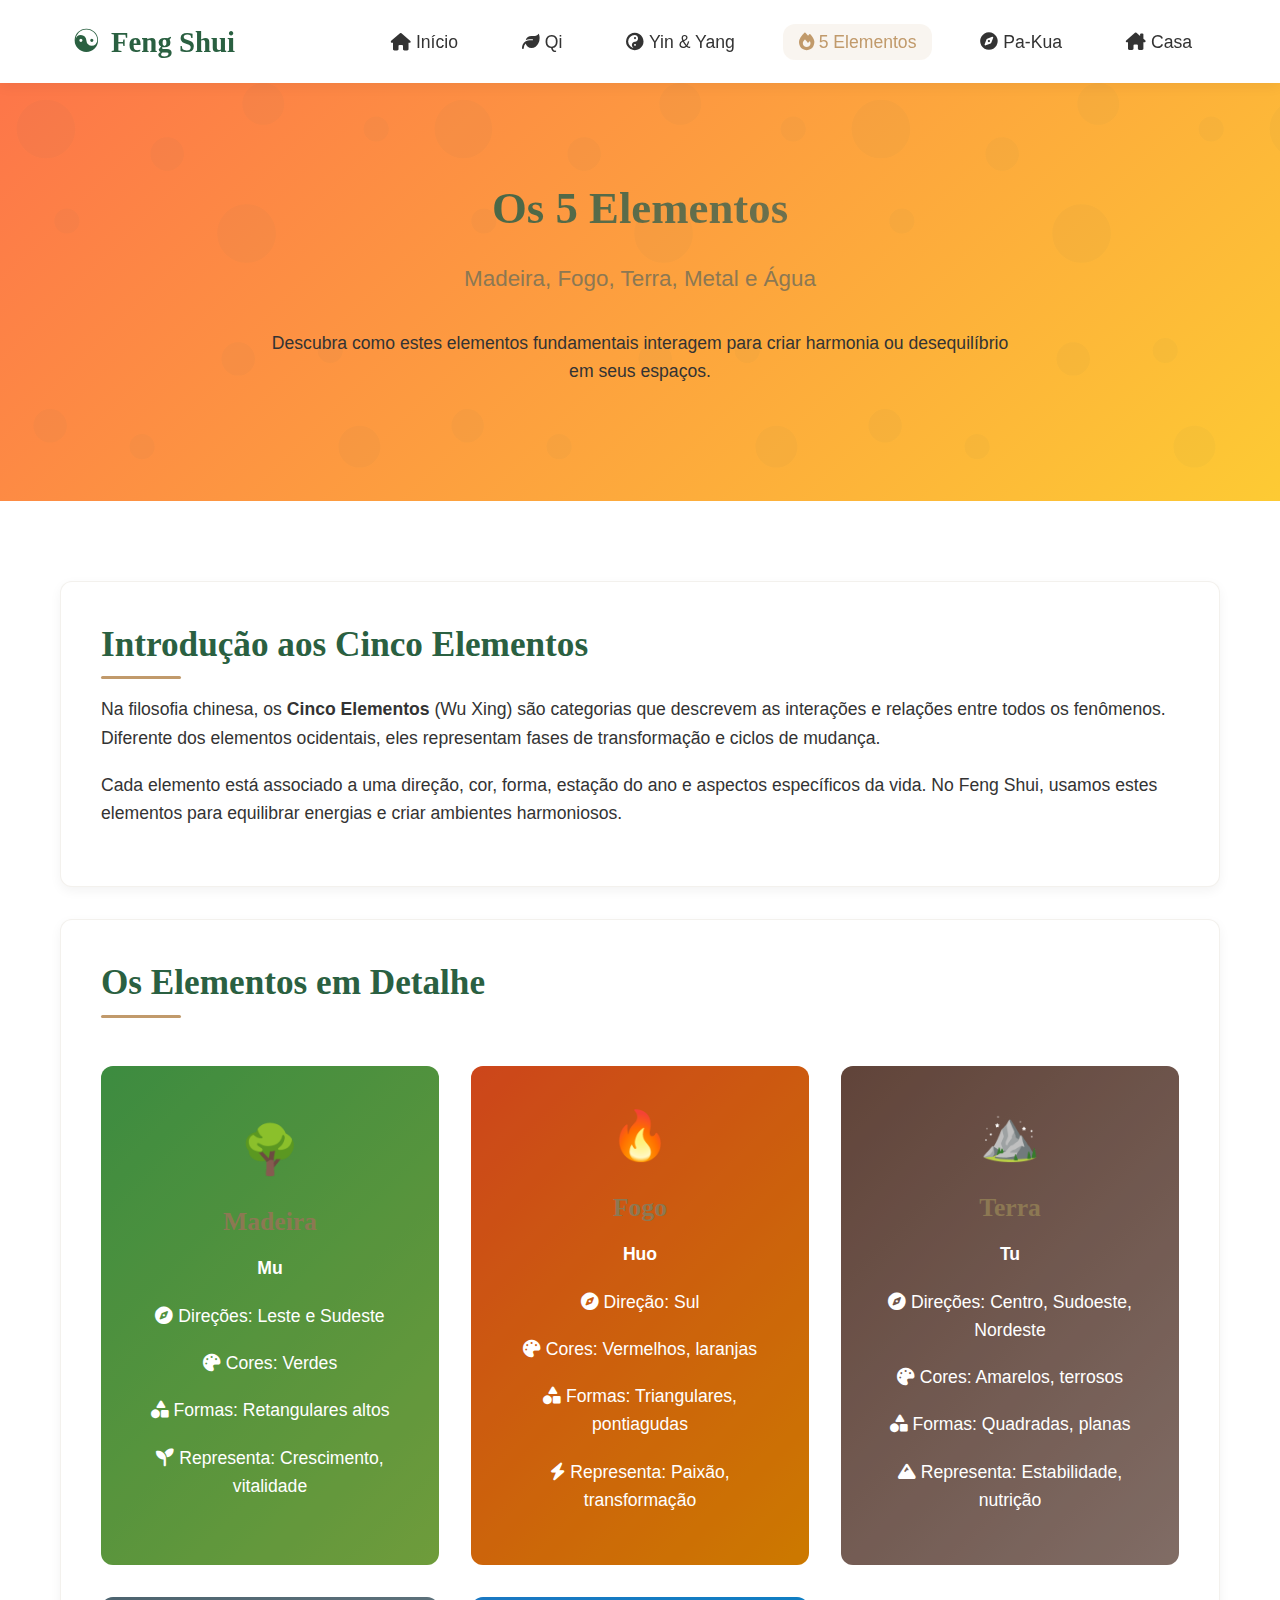
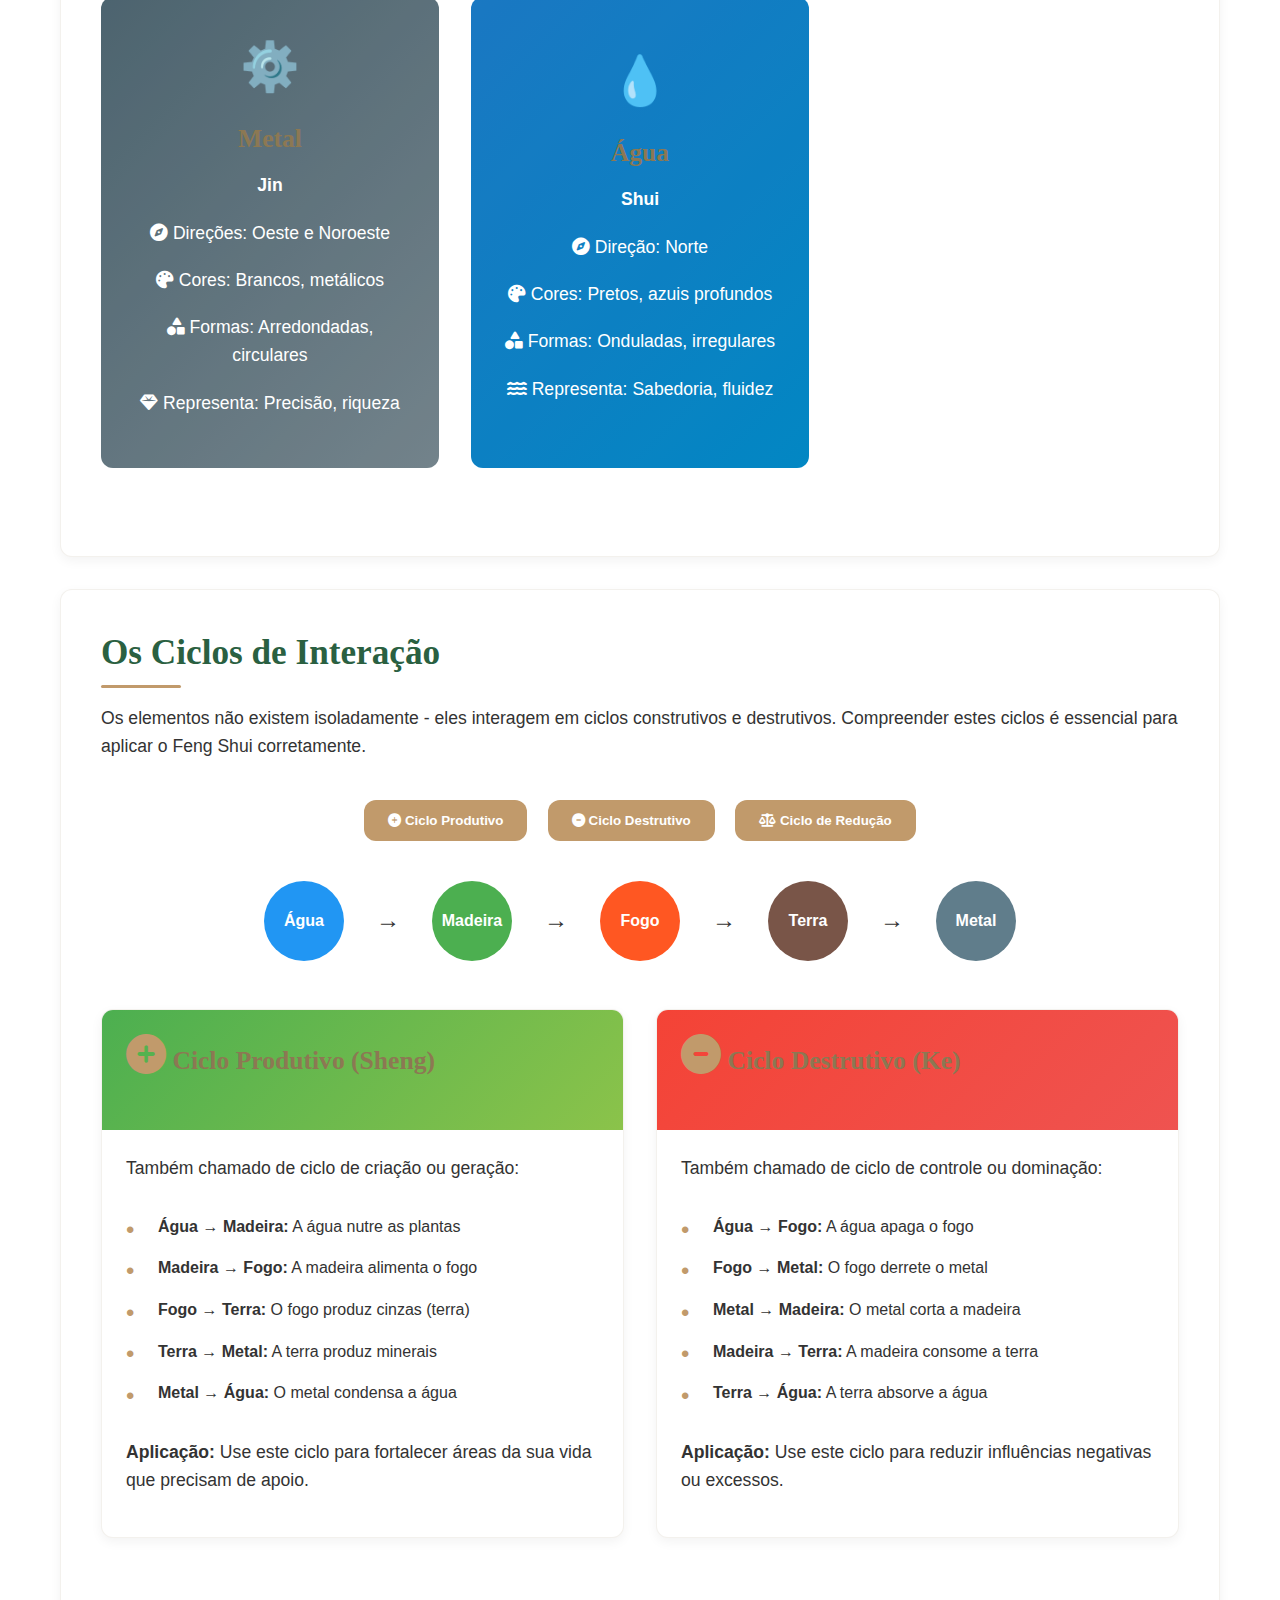
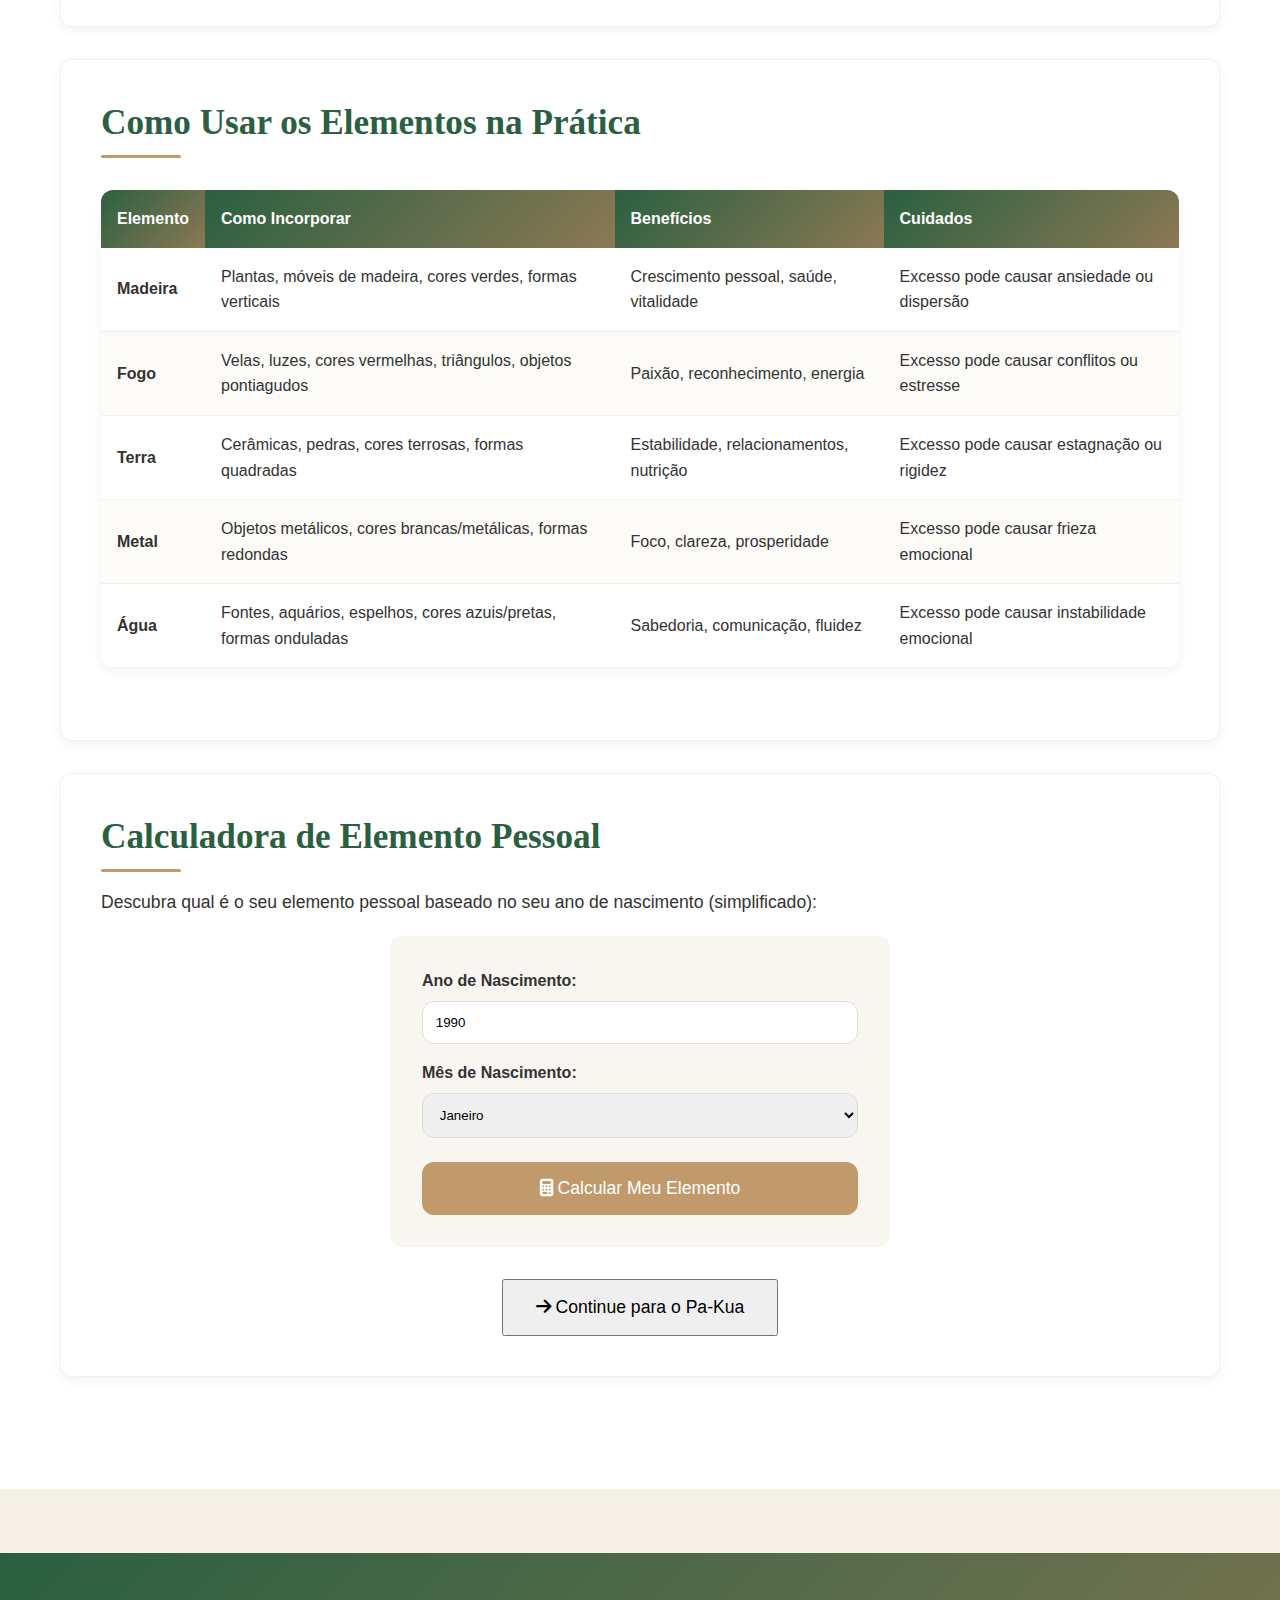
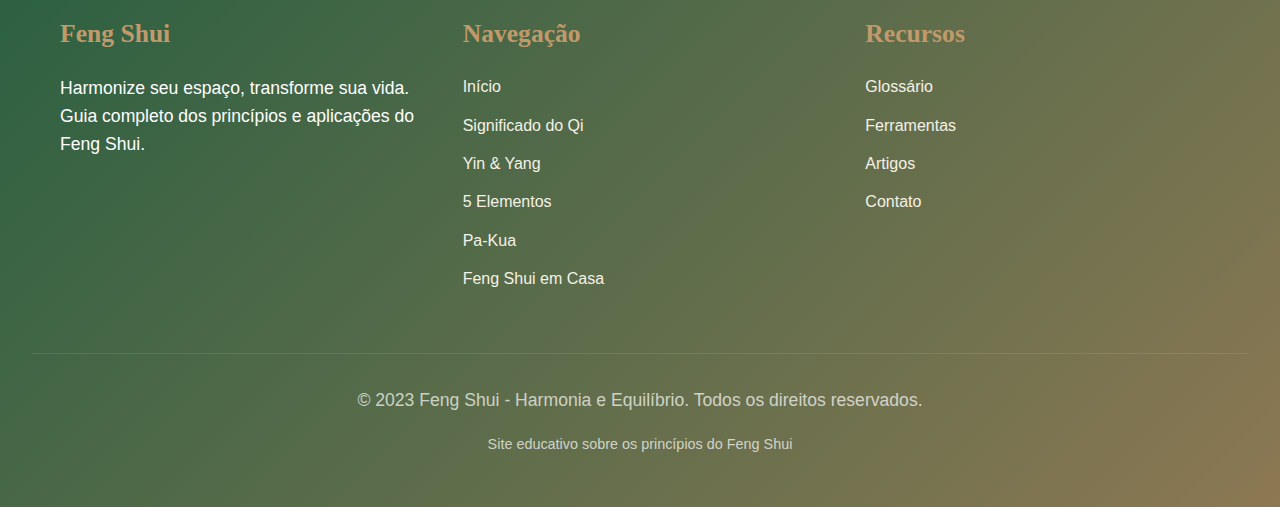
<file: elementos.html>
<!DOCTYPE html>
<html lang="pt-BR">
<head>
    <meta charset="UTF-8">
    <meta name="viewport" content="width=device-width, initial-scale=1.0">
    <title>Os 5 Elementos - Feng Shui</title>
    <link rel="stylesheet" href="style.css">
    <link rel="stylesheet" href="https://cdnjs.cloudflare.com/ajax/libs/font-awesome/6.4.0/css/all.min.css">
    <style>
        .element-cycle {
            transition: all 0.5s ease;
            transform: scale(1);
        }
        
        .element-cycle.active {
            transform: scale(1.1);
            box-shadow: 0 0 20px currentColor;
        }
        
        .cycle-btn {
            background: var(--cor-destaque);
            color: white;
            border: none;
            padding: 0.8rem 1.5rem;
            border-radius: var(--raio-borda);
            cursor: pointer;
            margin: 0.5rem;
            font-weight: bold;
            transition: var(--transicao);
        }
        
        .cycle-btn:hover {
            background: var(--cor-primaria);
            transform: translateY(-3px);
        }
        
        .element-grid {
            display: grid;
            grid-template-columns: repeat(auto-fit, minmax(250px, 1fr));
            gap: 2rem;
            margin: 3rem 0;
        }
        
        .element-card {
            border-radius: var(--raio-borda);
            padding: 2rem;
            text-align: center;
            color: white;
            position: relative;
            overflow: hidden;
            min-height: 300px;
            display: flex;
            flex-direction: column;
            justify-content: center;
            align-items: center;
        }
        
        .element-card::before {
            content: '';
            position: absolute;
            top: 0;
            left: 0;
            right: 0;
            bottom: 0;
            background: rgba(0, 0, 0, 0.2);
            z-index: 1;
        }
        
        .element-card > * {
            position: relative;
            z-index: 2;
        }
        
        .element-icon {
            font-size: 3rem;
            margin-bottom: 1rem;
        }
    </style>
</head>
<body>
    <header class="site-header">
        <div class="container header-content">
            <a href="index.html" class="logo">
                <div class="logo-icon">☯</div>
                <div class="logo-text">Feng Shui</div>
            </a>
            
            <button class="mobile-menu-btn" id="mobileMenuBtn">
                <i class="fas fa-bars"></i>
            </button>
            
            <nav>
                <ul class="nav-menu" id="navMenu">
                    <li><a href="index.html" class="nav-link"><i class="fas fa-home"></i> Início</a></li>
                    <li><a href="significado.html" class="nav-link"><i class="fas fa-leaf"></i> Qi</a></li>
                    <li><a href="principios.html" class="nav-link"><i class="fas fa-yin-yang"></i> Yin & Yang</a></li>
                    <li><a href="elementos.html" class="nav-link active"><i class="fas fa-fire"></i> 5 Elementos</a></li>
                    <li><a href="pakua.html" class="nav-link"><i class="fas fa-compass"></i> Pa-Kua</a></li>
                    <li><a href="casa.html" class="nav-link"><i class="fas fa-house-chimney"></i> Casa</a></li>
                </ul>
            </nav>
        </div>
    </header>

    <section class="hero" style="background: linear-gradient(135deg, rgba(255, 87, 34, 0.8) 0%, rgba(255, 193, 7, 0.8) 100%), url('https://images.unsplash.com/photo-1534088568595-a066f410bcda?ixlib=rb-4.0.3&auto=format&fit=crop&w=1350&q=80') center/cover;">
        <div class="container hero-content">
            <h1 class="fade-in">Os 5 Elementos</h1>
            <p class="hero-subtitle fade-in">Madeira, Fogo, Terra, Metal e Água</p>
            <p class="fade-in">Descubra como estes elementos fundamentais interagem para criar harmonia ou desequilíbrio em seus espaços.</p>
        </div>
    </section>

    <section class="content-section">
        <div class="container">
            <div class="content-block fade-in">
                <h2>Introdução aos Cinco Elementos</h2>
                <p>Na filosofia chinesa, os <strong>Cinco Elementos</strong> (Wu Xing) são categorias que descrevem as interações e relações entre todos os fenômenos. Diferente dos elementos ocidentais, eles representam fases de transformação e ciclos de mudança.</p>
                
                <p>Cada elemento está associado a uma direção, cor, forma, estação do ano e aspectos específicos da vida. No Feng Shui, usamos estes elementos para equilibrar energias e criar ambientes harmoniosos.</p>
            </div>

            <div class="content-block fade-in">
                <h2>Os Elementos em Detalhe</h2>
                
                <div class="element-grid">
                    <!-- Madeira -->
                    <div class="element-card" style="background: linear-gradient(135deg, #4CAF50, #8BC34A);">
                        <div class="element-icon">🌳</div>
                        <h3>Madeira</h3>
                        <p><strong>Mu</strong></p>
                        <p><i class="fas fa-compass"></i> Direções: Leste e Sudeste</p>
                        <p><i class="fas fa-palette"></i> Cores: Verdes</p>
                        <p><i class="fas fa-shapes"></i> Formas: Retangulares altos</p>
                        <p><i class="fas fa-seedling"></i> Representa: Crescimento, vitalidade</p>
                    </div>
                    
                    <!-- Fogo -->
                    <div class="element-card" style="background: linear-gradient(135deg, #FF5722, #FF9800);">
                        <div class="element-icon">🔥</div>
                        <h3>Fogo</h3>
                        <p><strong>Huo</strong></p>
                        <p><i class="fas fa-compass"></i> Direção: Sul</p>
                        <p><i class="fas fa-palette"></i> Cores: Vermelhos, laranjas</p>
                        <p><i class="fas fa-shapes"></i> Formas: Triangulares, pontiagudas</p>
                        <p><i class="fas fa-bolt"></i> Representa: Paixão, transformação</p>
                    </div>
                    
                    <!-- Terra -->
                    <div class="element-card" style="background: linear-gradient(135deg, #795548, #A1887F);">
                        <div class="element-icon">⛰️</div>
                        <h3>Terra</h3>
                        <p><strong>Tu</strong></p>
                        <p><i class="fas fa-compass"></i> Direções: Centro, Sudoeste, Nordeste</p>
                        <p><i class="fas fa-palette"></i> Cores: Amarelos, terrosos</p>
                        <p><i class="fas fa-shapes"></i> Formas: Quadradas, planas</p>
                        <p><i class="fas fa-mountain"></i> Representa: Estabilidade, nutrição</p>
                    </div>
                    
                    <!-- Metal -->
                    <div class="element-card" style="background: linear-gradient(135deg, #607D8B, #90A4AE);">
                        <div class="element-icon">⚙️</div>
                        <h3>Metal</h3>
                        <p><strong>Jin</strong></p>
                        <p><i class="fas fa-compass"></i> Direções: Oeste e Noroeste</p>
                        <p><i class="fas fa-palette"></i> Cores: Brancos, metálicos</p>
                        <p><i class="fas fa-shapes"></i> Formas: Arredondadas, circulares</p>
                        <p><i class="fas fa-gem"></i> Representa: Precisão, riqueza</p>
                    </div>
                    
                    <!-- Água -->
                    <div class="element-card" style="background: linear-gradient(135deg, #2196F3, #03A9F4);">
                        <div class="element-icon">💧</div>
                        <h3>Água</h3>
                        <p><strong>Shui</strong></p>
                        <p><i class="fas fa-compass"></i> Direção: Norte</p>
                        <p><i class="fas fa-palette"></i> Cores: Pretos, azuis profundos</p>
                        <p><i class="fas fa-shapes"></i> Formas: Onduladas, irregulares</p>
                        <p><i class="fas fa-water"></i> Representa: Sabedoria, fluidez</p>
                    </div>
                </div>
            </div>

            <div class="content-block fade-in">
                <h2>Os Ciclos de Interação</h2>
                <p>Os elementos não existem isoladamente - eles interagem em ciclos construtivos e destrutivos. Compreender estes ciclos é essencial para aplicar o Feng Shui corretamente.</p>
                
                <div style="text-align: center; margin: 2rem 0;">
                    <button class="cycle-btn" data-cycle="produtivo">
                        <i class="fas fa-plus-circle"></i> Ciclo Produtivo
                    </button>
                    <button class="cycle-btn" data-cycle="destrutivo">
                        <i class="fas fa-minus-circle"></i> Ciclo Destrutivo
                    </button>
                    <button class="cycle-btn" data-cycle="reducao">
                        <i class="fas fa-balance-scale"></i> Ciclo de Redução
                    </button>
                </div>
                
                <div style="display: flex; justify-content: center; align-items: center; flex-wrap: wrap; gap: 2rem; margin: 2rem 0;">
                    <div id="agua" class="element-cycle" style="background: #2196F3; color: white; width: 80px; height: 80px; border-radius: 50%; display: flex; align-items: center; justify-content: center; font-weight: bold;">Água</div>
                    <div style="font-size: 1.5rem;">→</div>
                    <div id="madeira" class="element-cycle" style="background: #4CAF50; color: white; width: 80px; height: 80px; border-radius: 50%; display: flex; align-items: center; justify-content: center; font-weight: bold;">Madeira</div>
                    <div style="font-size: 1.5rem;">→</div>
                    <div id="fogo" class="element-cycle" style="background: #FF5722; color: white; width: 80px; height: 80px; border-radius: 50%; display: flex; align-items: center; justify-content: center; font-weight: bold;">Fogo</div>
                    <div style="font-size: 1.5rem;">→</div>
                    <div id="terra" class="element-cycle" style="background: #795548; color: white; width: 80px; height: 80px; border-radius: 50%; display: flex; align-items: center; justify-content: center; font-weight: bold;">Terra</div>
                    <div style="font-size: 1.5rem;">→</div>
                    <div id="metal" class="element-cycle" style="background: #607D8B; color: white; width: 80px; height: 80px; border-radius: 50%; display: flex; align-items: center; justify-content: center; font-weight: bold;">Metal</div>
                </div>
                
                <div class="cards-grid" style="grid-template-columns: 1fr 1fr; margin-top: 3rem;">
                    <div class="card">
                        <div class="card-header" style="background: linear-gradient(135deg, #4CAF50, #8BC34A);">
                            <h3><i class="fas fa-plus-circle card-icon"></i> Ciclo Produtivo (Sheng)</h3>
                        </div>
                        <div class="card-body">
                            <p>Também chamado de ciclo de criação ou geração:</p>
                            <ul class="styled-list">
                                <li><strong>Água → Madeira:</strong> A água nutre as plantas</li>
                                <li><strong>Madeira → Fogo:</strong> A madeira alimenta o fogo</li>
                                <li><strong>Fogo → Terra:</strong> O fogo produz cinzas (terra)</li>
                                <li><strong>Terra → Metal:</strong> A terra produz minerais</li>
                                <li><strong>Metal → Água:</strong> O metal condensa a água</li>
                            </ul>
                            <p><strong>Aplicação:</strong> Use este ciclo para fortalecer áreas da sua vida que precisam de apoio.</p>
                        </div>
                    </div>
                    
                    <div class="card">
                        <div class="card-header" style="background: linear-gradient(135deg, #F44336, #EF5350);">
                            <h3><i class="fas fa-minus-circle card-icon"></i> Ciclo Destrutivo (Ke)</h3>
                        </div>
                        <div class="card-body">
                            <p>Também chamado de ciclo de controle ou dominação:</p>
                            <ul class="styled-list">
                                <li><strong>Água → Fogo:</strong> A água apaga o fogo</li>
                                <li><strong>Fogo → Metal:</strong> O fogo derrete o metal</li>
                                <li><strong>Metal → Madeira:</strong> O metal corta a madeira</li>
                                <li><strong>Madeira → Terra:</strong> A madeira consome a terra</li>
                                <li><strong>Terra → Água:</strong> A terra absorve a água</li>
                            </ul>
                            <p><strong>Aplicação:</strong> Use este ciclo para reduzir influências negativas ou excessos.</p>
                        </div>
                    </div>
                </div>
            </div>

            <div class="content-block fade-in">
                <h2>Como Usar os Elementos na Prática</h2>
                
                <div class="table-container">
                    <table class="styled-table">
                        <thead>
                            <tr>
                                <th>Elemento</th>
                                <th>Como Incorporar</th>
                                <th>Benefícios</th>
                                <th>Cuidados</th>
                            </tr>
                        </thead>
                        <tbody>
                            <tr>
                                <td><strong>Madeira</strong></td>
                                <td>Plantas, móveis de madeira, cores verdes, formas verticais</td>
                                <td>Crescimento pessoal, saúde, vitalidade</td>
                                <td>Excesso pode causar ansiedade ou dispersão</td>
                            </tr>
                            <tr>
                                <td><strong>Fogo</strong></td>
                                <td>Velas, luzes, cores vermelhas, triângulos, objetos pontiagudos</td>
                                <td>Paixão, reconhecimento, energia</td>
                                <td>Excesso pode causar conflitos ou estresse</td>
                            </tr>
                            <tr>
                                <td><strong>Terra</strong></td>
                                <td>Cerâmicas, pedras, cores terrosas, formas quadradas</td>
                                <td>Estabilidade, relacionamentos, nutrição</td>
                                <td>Excesso pode causar estagnação ou rigidez</td>
                            </tr>
                            <tr>
                                <td><strong>Metal</strong></td>
                                <td>Objetos metálicos, cores brancas/metálicas, formas redondas</td>
                                <td>Foco, clareza, prosperidade</td>
                                <td>Excesso pode causar frieza emocional</td>
                            </tr>
                            <tr>
                                <td><strong>Água</strong></td>
                                <td>Fontes, aquários, espelhos, cores azuis/pretas, formas onduladas</td>
                                <td>Sabedoria, comunicação, fluidez</td>
                                <td>Excesso pode causar instabilidade emocional</td>
                            </tr>
                        </tbody>
                    </table>
                </div>
            </div>

            <div class="content-block fade-in">
                <h2>Calculadora de Elemento Pessoal</h2>
                <p>Descubra qual é o seu elemento pessoal baseado no seu ano de nascimento (simplificado):</p>
                
                <div style="background: rgba(193, 154, 107, 0.1); padding: 2rem; border-radius: var(--raio-borda); max-width: 500px; margin: 0 auto;">
                    <form id="element-calculator">
                        <div style="margin-bottom: 1rem;">
                            <label for="birth-year"><strong>Ano de Nascimento:</strong></label>
                            <input type="number" id="birth-year" min="1900" max="2023" value="1990" style="width: 100%; padding: 0.8rem; border: 1px solid #ddd; border-radius: var(--raio-borda); margin-top: 0.5rem;">
                        </div>
                        
                        <div style="margin-bottom: 1.5rem;">
                            <label for="birth-month"><strong>Mês de Nascimento:</strong></label>
                            <select id="birth-month" style="width: 100%; padding: 0.8rem; border: 1px solid #ddd; border-radius: var(--raio-borda); margin-top: 0.5rem;">
                                <option value="1">Janeiro</option>
                                <option value="2">Fevereiro</option>
                                <option value="3">Março</option>
                                <option value="4">Abril</option>
                                <option value="5">Maio</option>
                                <option value="6">Junho</option>
                                <option value="7">Julho</option>
                                <option value="8">Agosto</option>
                                <option value="9">Setembro</option>
                                <option value="10">Outubro</option>
                                <option value="11">Novembro</option>
                                <option value="12">Dezembro</option>
                            </select>
                        </div>
                        
                        <button type="submit" style="background: var(--cor-destaque); color: white; border: none; padding: 1rem 2rem; border-radius: var(--raio-borda); cursor: pointer; width: 100%; font-size: 1.1rem;">
                            <i class="fas fa-calculator"></i> Calcular Meu Elemento
                        </button>
                    </form>
                    
                    <div id="element-result" style="margin-top: 2rem; display: none; padding: 1rem; background: white; border-radius: var(--raio-borda);">
                        <!-- Resultado será inserido aqui -->
                    </div>
                </div>
                
                <div style="text-align: center; margin-top: 2rem;">
                    <button onclick="window.location.href='pakua.html'" class="btn-primary" style="padding: 1rem 2rem; font-size: 1.1rem;">
                        <i class="fas fa-arrow-right"></i> Continue para o Pa-Kua
                    </button>
                </div>
            </div>
        </div>
    </section>

    <footer class="site-footer">
        <div class="container footer-content">
            <div class="footer-section">
                <h3>Feng Shui</h3>
                <p>Harmonize seu espaço, transforme sua vida. Guia completo dos princípios e aplicações do Feng Shui.</p>
            </div>
            
            <div class="footer-section">
                <h3>Navegação</h3>
                <ul class="footer-links">
                    <li><a href="index.html">Início</a></li>
                    <li><a href="significado.html">Significado do Qi</a></li>
                    <li><a href="principios.html">Yin & Yang</a></li>
                    <li><a href="elementos.html">5 Elementos</a></li>
                    <li><a href="pakua.html">Pa-Kua</a></li>
                    <li><a href="casa.html">Feng Shui em Casa</a></li>
                </ul>
            </div>
            
            <div class="footer-section">
                <h3>Recursos</h3>
                <ul class="footer-links">
                    <li><a href="#">Glossário</a></li>
                    <li><a href="#">Ferramentas</a></li>
                    <li><a href="#">Artigos</a></li>
                    <li><a href="#">Contato</a></li>
                </ul>
            </div>
        </div>
        
        <div class="footer-bottom">
            <p>&copy; 2023 Feng Shui - Harmonia e Equilíbrio. Todos os direitos reservados.</p>
            <p style="margin-top: 0.5rem; font-size: 0.9rem;">Site educativo sobre os princípios do Feng Shui</p>
        </div>
    </footer>

    <script src="script.js"></script>
</body>
</html>
</file>
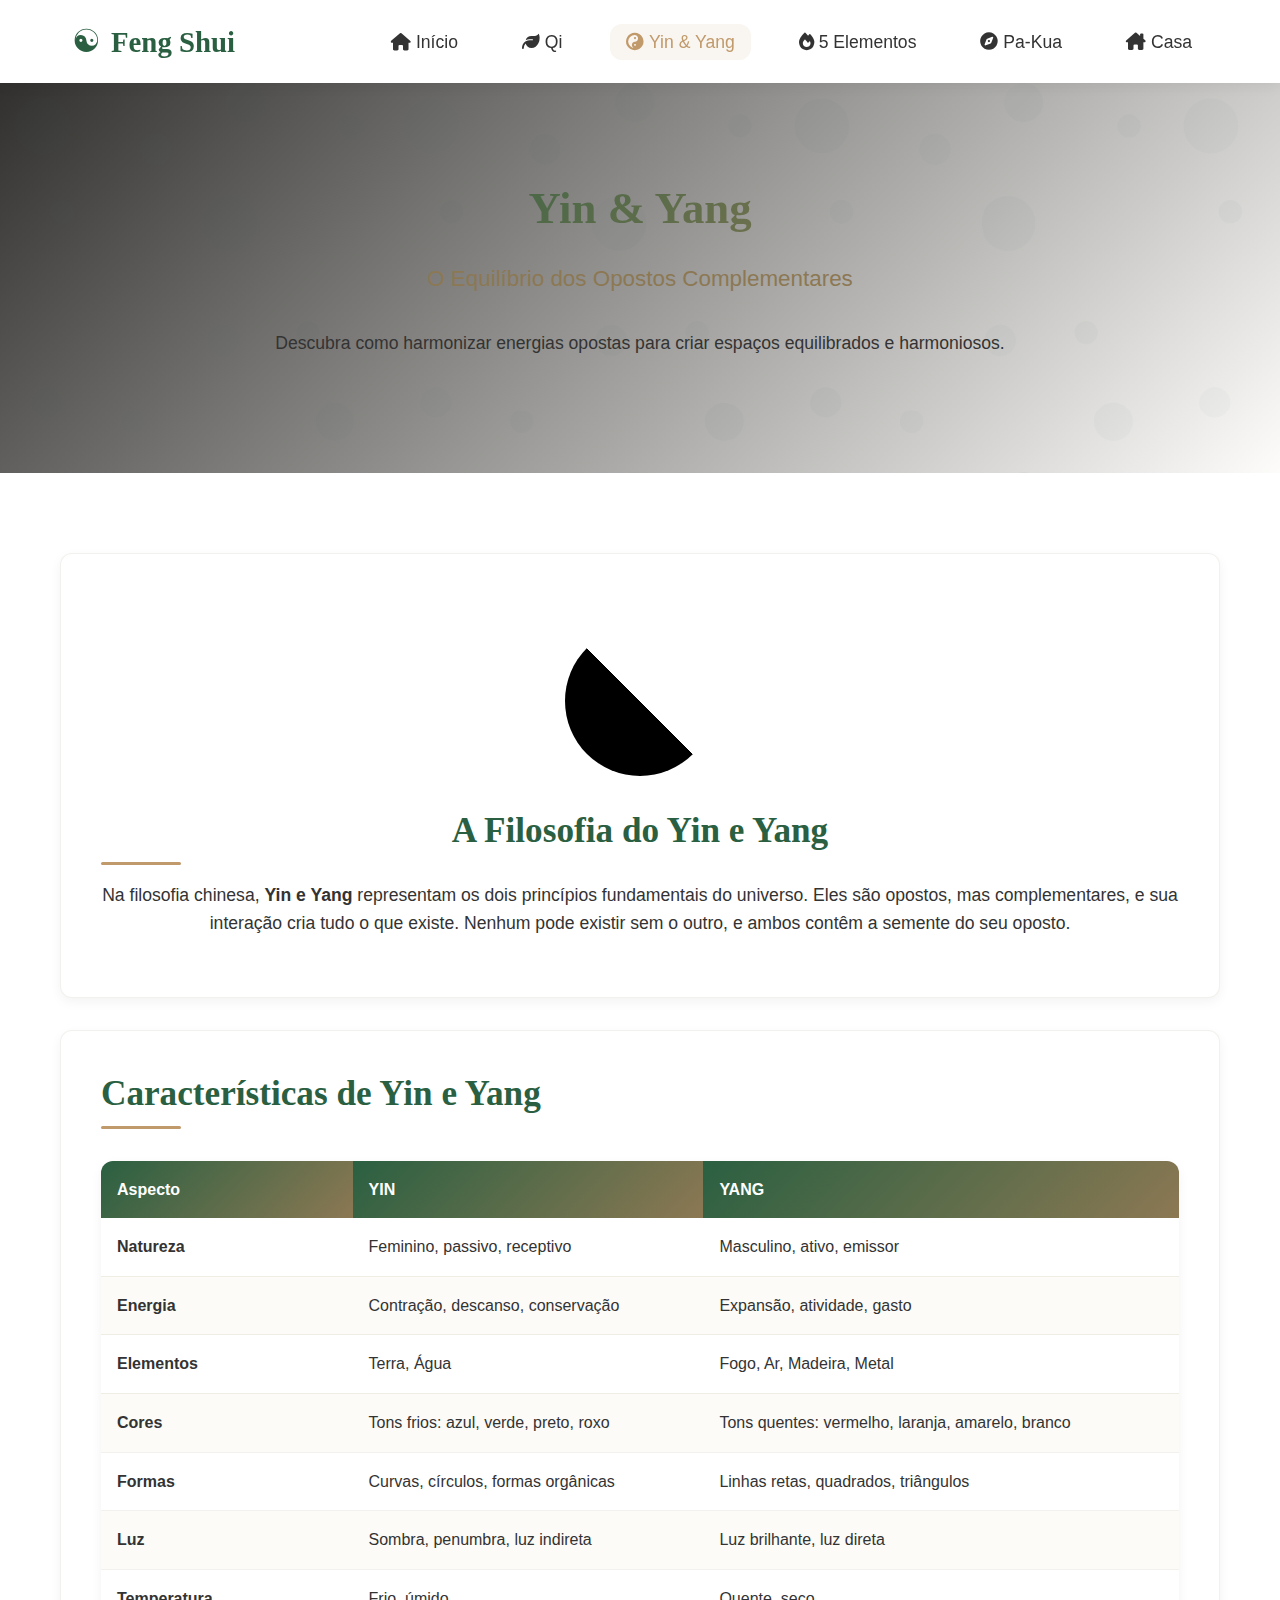
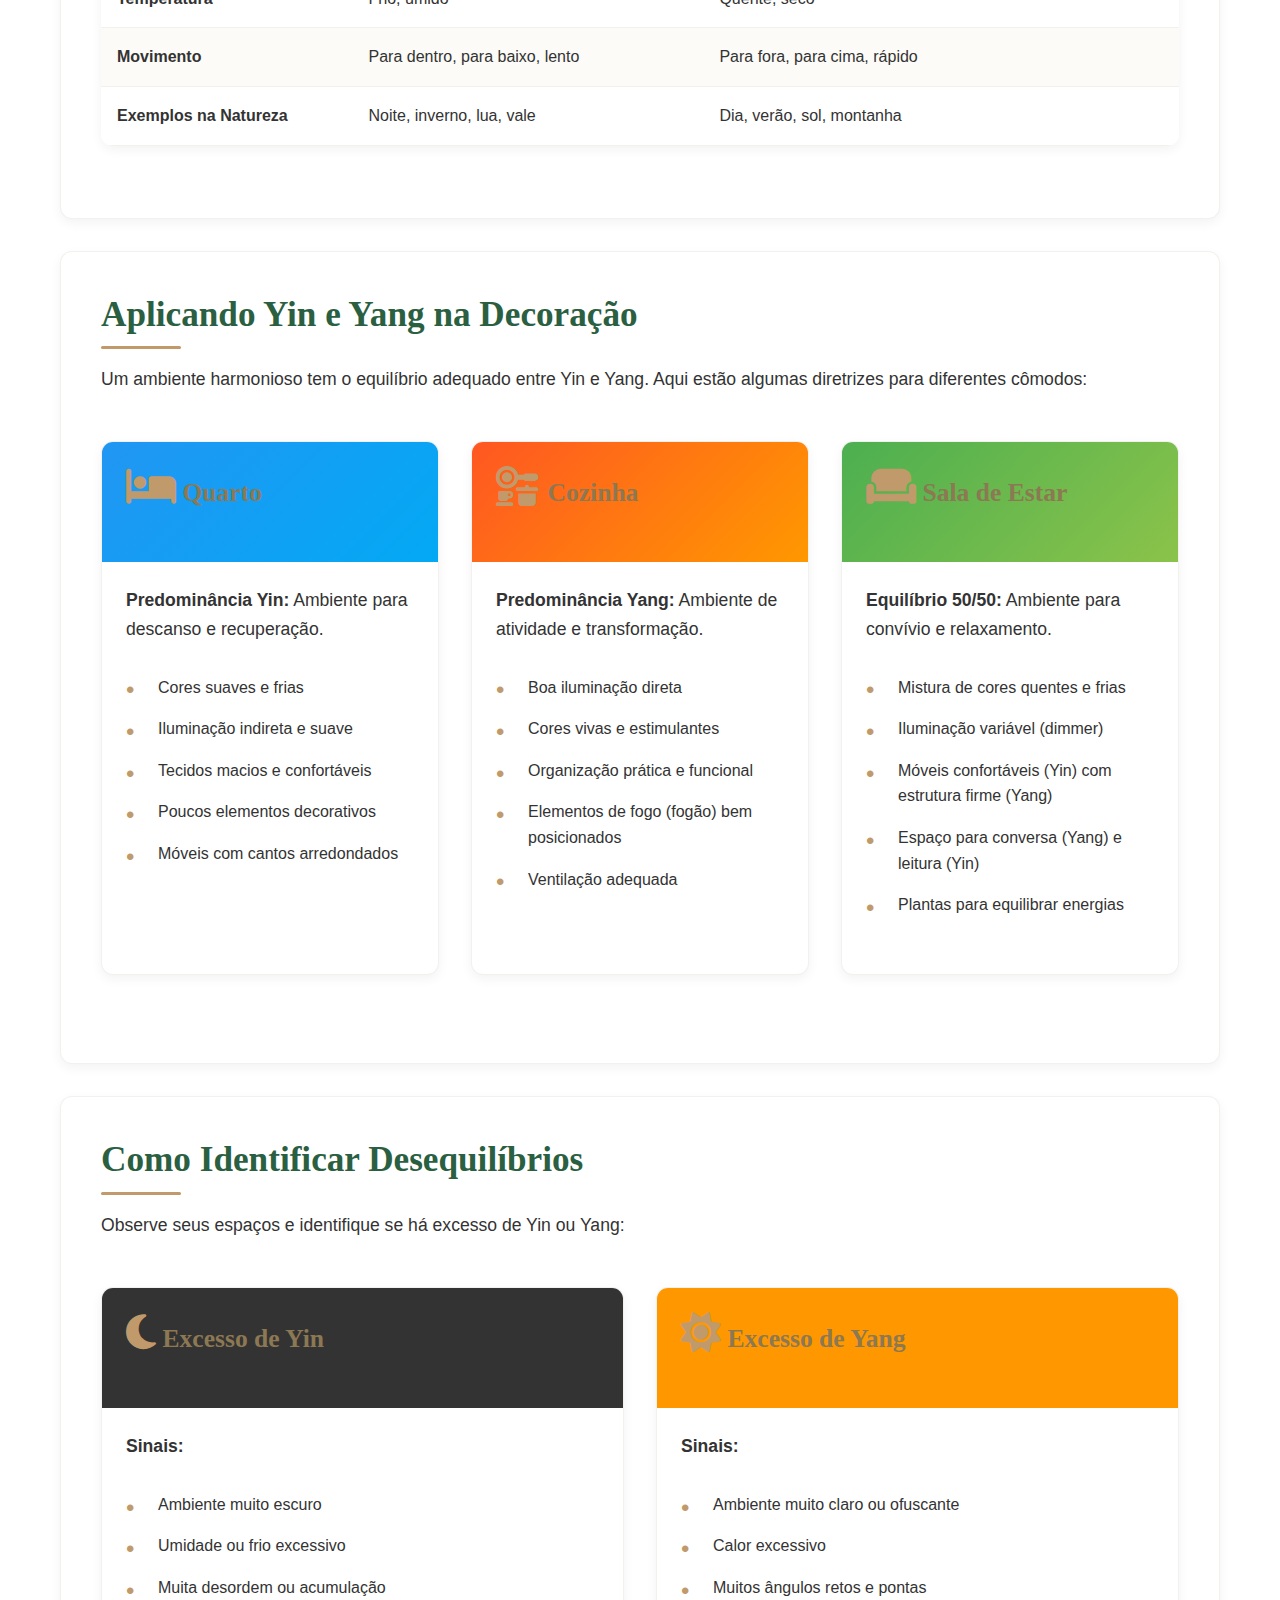
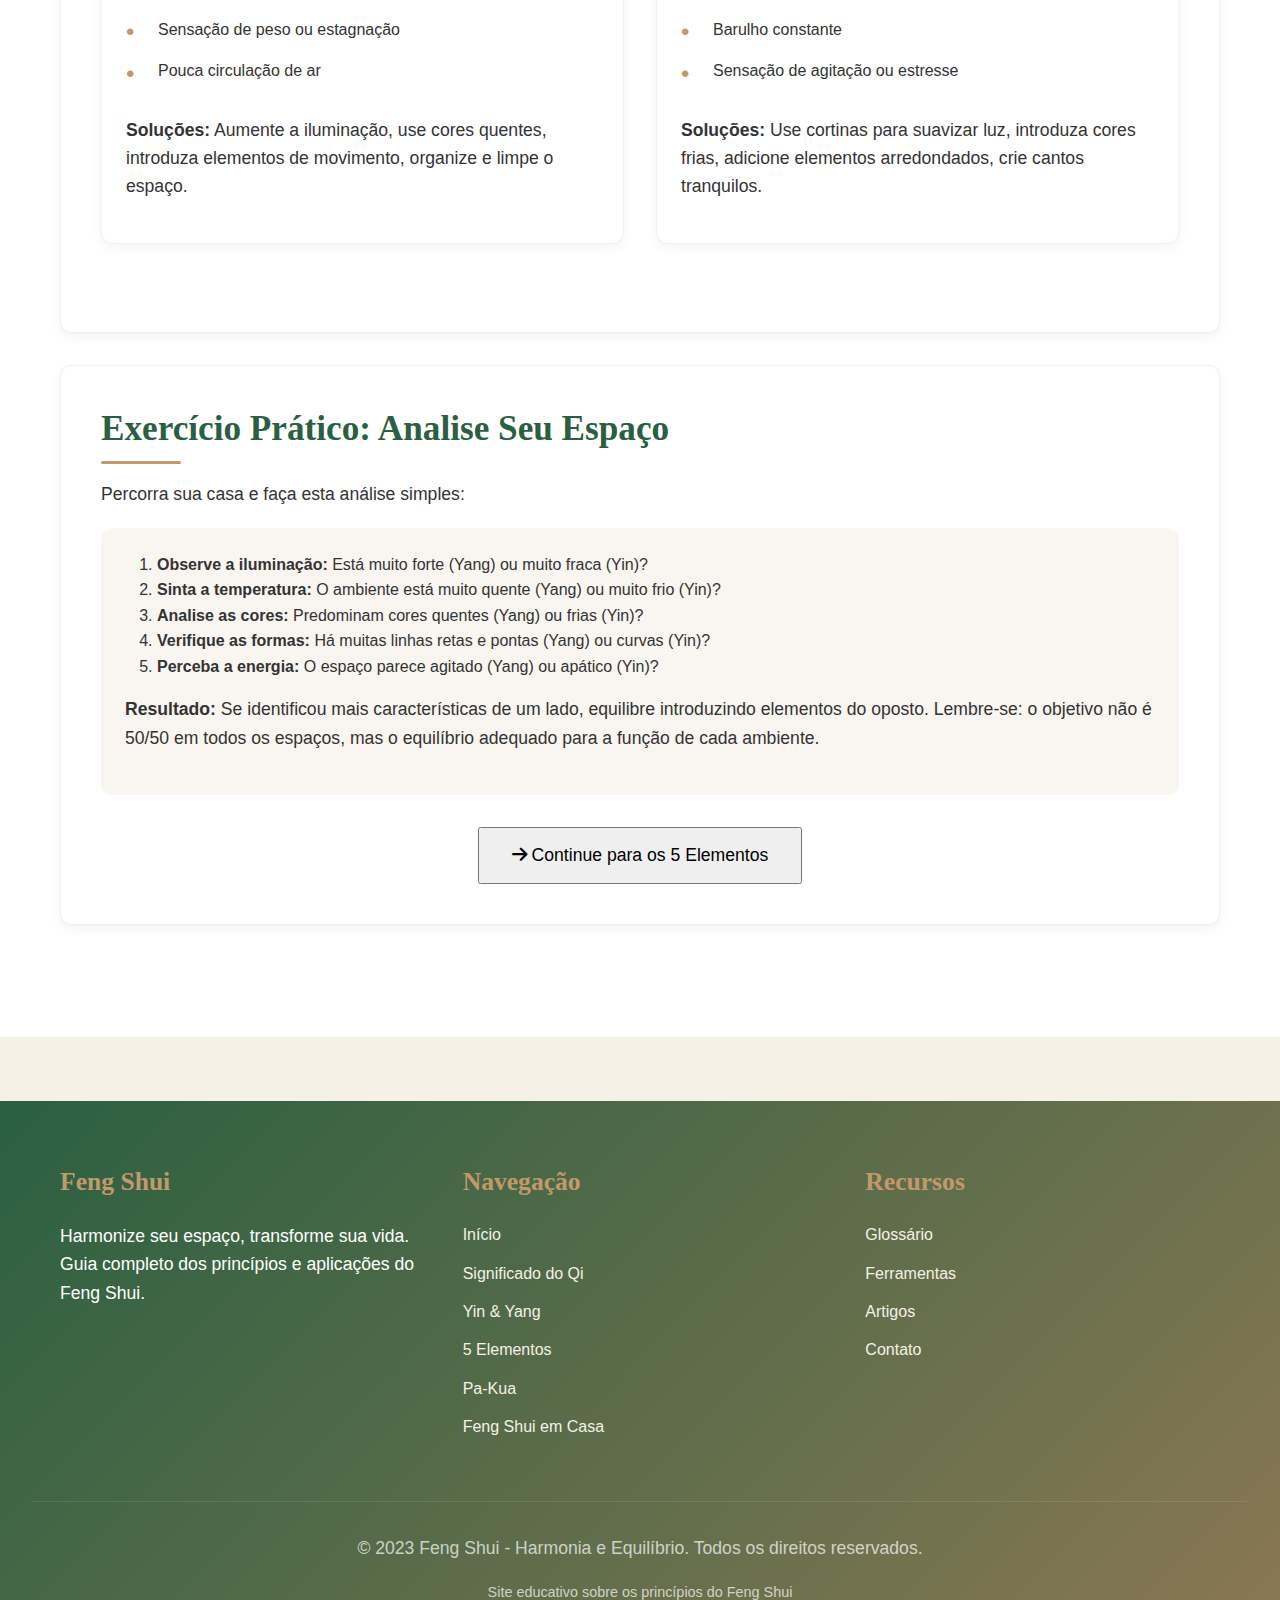
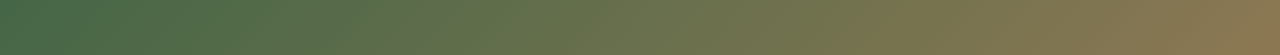
<file: principios.html>
<!DOCTYPE html>
<html lang="pt-BR">
<head>
    <meta charset="UTF-8">
    <meta name="viewport" content="width=device-width, initial-scale=1.0">
    <title>Yin & Yang - Feng Shui</title>
    <link rel="stylesheet" href="style.css">
    <link rel="stylesheet" href="https://cdnjs.cloudflare.com/ajax/libs/font-awesome/6.4.0/css/all.min.css">
</head>
<body>
    <header class="site-header">
        <div class="container header-content">
            <a href="index.html" class="logo">
                <div class="logo-icon">☯</div>
                <div class="logo-text">Feng Shui</div>
            </a>
            
            <button class="mobile-menu-btn" id="mobileMenuBtn">
                <i class="fas fa-bars"></i>
            </button>
            
            <nav>
                <ul class="nav-menu" id="navMenu">
                    <li><a href="index.html" class="nav-link"><i class="fas fa-home"></i> Início</a></li>
                    <li><a href="significado.html" class="nav-link"><i class="fas fa-leaf"></i> Qi</a></li>
                    <li><a href="principios.html" class="nav-link active"><i class="fas fa-yin-yang"></i> Yin & Yang</a></li>
                    <li><a href="elementos.html" class="nav-link"><i class="fas fa-fire"></i> 5 Elementos</a></li>
                    <li><a href="pakua.html" class="nav-link"><i class="fas fa-compass"></i> Pa-Kua</a></li>
                    <li><a href="casa.html" class="nav-link"><i class="fas fa-house-chimney"></i> Casa</a></li>
                </ul>
            </nav>
        </div>
    </header>

    <section class="hero" style="background: linear-gradient(135deg, rgba(0, 0, 0, 0.8) 0%, rgba(255, 255, 255, 0.8) 100%), url('https://images.unsplash.com/photo-1531315630201-bb15abeb1653?ixlib=rb-4.0.3&auto=format&fit=crop&w=1350&q=80') center/cover;">
        <div class="container hero-content">
            <h1 class="fade-in">Yin & Yang</h1>
            <p class="hero-subtitle fade-in">O Equilíbrio dos Opostos Complementares</p>
            <p class="fade-in">Descubra como harmonizar energias opostas para criar espaços equilibrados e harmoniosos.</p>
        </div>
    </section>

    <section class="content-section">
        <div class="container">
            <div class="content-block fade-in" style="text-align: center;">
                <div class="yin-yang-symbol">
                    <!-- Símbolo Yin Yang puro -->
                </div>
                <h2>A Filosofia do Yin e Yang</h2>
                <p>Na filosofia chinesa, <strong>Yin e Yang</strong> representam os dois princípios fundamentais do universo. Eles são opostos, mas complementares, e sua interação cria tudo o que existe. Nenhum pode existir sem o outro, e ambos contêm a semente do seu oposto.</p>
            </div>

            <div class="content-block fade-in">
                <h2>Características de Yin e Yang</h2>
                
                <div class="table-container">
                    <table class="styled-table">
                        <thead>
                            <tr>
                                <th>Aspecto</th>
                                <th>YIN</th>
                                <th>YANG</th>
                            </tr>
                        </thead>
                        <tbody>
                            <tr>
                                <td><strong>Natureza</strong></td>
                                <td>Feminino, passivo, receptivo</td>
                                <td>Masculino, ativo, emissor</td>
                            </tr>
                            <tr>
                                <td><strong>Energia</strong></td>
                                <td>Contração, descanso, conservação</td>
                                <td>Expansão, atividade, gasto</td>
                            </tr>
                            <tr>
                                <td><strong>Elementos</strong></td>
                                <td>Terra, Água</td>
                                <td>Fogo, Ar, Madeira, Metal</td>
                            </tr>
                            <tr>
                                <td><strong>Cores</strong></td>
                                <td>Tons frios: azul, verde, preto, roxo</td>
                                <td>Tons quentes: vermelho, laranja, amarelo, branco</td>
                            </tr>
                            <tr>
                                <td><strong>Formas</strong></td>
                                <td>Curvas, círculos, formas orgânicas</td>
                                <td>Linhas retas, quadrados, triângulos</td>
                            </tr>
                            <tr>
                                <td><strong>Luz</strong></td>
                                <td>Sombra, penumbra, luz indireta</td>
                                <td>Luz brilhante, luz direta</td>
                            </tr>
                            <tr>
                                <td><strong>Temperatura</strong></td>
                                <td>Frio, úmido</td>
                                <td>Quente, seco</td>
                            </tr>
                            <tr>
                                <td><strong>Movimento</strong></td>
                                <td>Para dentro, para baixo, lento</td>
                                <td>Para fora, para cima, rápido</td>
                            </tr>
                            <tr>
                                <td><strong>Exemplos na Natureza</strong></td>
                                <td>Noite, inverno, lua, vale</td>
                                <td>Dia, verão, sol, montanha</td>
                            </tr>
                        </tbody>
                    </table>
                </div>
            </div>

            <div class="content-block fade-in">
                <h2>Aplicando Yin e Yang na Decoração</h2>
                <p>Um ambiente harmonioso tem o equilíbrio adequado entre Yin e Yang. Aqui estão algumas diretrizes para diferentes cômodos:</p>
                
                <div class="cards-grid">
                    <div class="card">
                        <div class="card-header" style="background: linear-gradient(135deg, #2196F3, #03A9F4);">
                            <h3><i class="fas fa-bed card-icon"></i> Quarto</h3>
                        </div>
                        <div class="card-body">
                            <p><strong>Predominância Yin:</strong> Ambiente para descanso e recuperação.</p>
                            <ul class="styled-list">
                                <li>Cores suaves e frias</li>
                                <li>Iluminação indireta e suave</li>
                                <li>Tecidos macios e confortáveis</li>
                                <li>Poucos elementos decorativos</li>
                                <li>Móveis com cantos arredondados</li>
                            </ul>
                        </div>
                    </div>
                    
                    <div class="card">
                        <div class="card-header" style="background: linear-gradient(135deg, #FF5722, #FF9800);">
                            <h3><i class="fas fa-kitchen-set card-icon"></i> Cozinha</h3>
                        </div>
                        <div class="card-body">
                            <p><strong>Predominância Yang:</strong> Ambiente de atividade e transformação.</p>
                            <ul class="styled-list">
                                <li>Boa iluminação direta</li>
                                <li>Cores vivas e estimulantes</li>
                                <li>Organização prática e funcional</li>
                                <li>Elementos de fogo (fogão) bem posicionados</li>
                                <li>Ventilação adequada</li>
                            </ul>
                        </div>
                    </div>
                    
                    <div class="card">
                        <div class="card-header" style="background: linear-gradient(135deg, #4CAF50, #8BC34A);">
                            <h3><i class="fas fa-couch card-icon"></i> Sala de Estar</h3>
                        </div>
                        <div class="card-body">
                            <p><strong>Equilíbrio 50/50:</strong> Ambiente para convívio e relaxamento.</p>
                            <ul class="styled-list">
                                <li>Mistura de cores quentes e frias</li>
                                <li>Iluminação variável (dimmer)</li>
                                <li>Móveis confortáveis (Yin) com estrutura firme (Yang)</li>
                                <li>Espaço para conversa (Yang) e leitura (Yin)</li>
                                <li>Plantas para equilibrar energias</li>
                            </ul>
                        </div>
                    </div>
                </div>
            </div>

            <div class="content-block fade-in">
                <h2>Como Identificar Desequilíbrios</h2>
                <p>Observe seus espaços e identifique se há excesso de Yin ou Yang:</p>
                
                <div class="cards-grid" style="grid-template-columns: 1fr 1fr;">
                    <div class="card">
                        <div class="card-header" style="background: #333;">
                            <h3><i class="fas fa-moon card-icon"></i> Excesso de Yin</h3>
                        </div>
                        <div class="card-body">
                            <p><strong>Sinais:</strong></p>
                            <ul class="styled-list">
                                <li>Ambiente muito escuro</li>
                                <li>Umidade ou frio excessivo</li>
                                <li>Muita desordem ou acumulação</li>
                                <li>Sensação de peso ou estagnação</li>
                                <li>Pouca circulação de ar</li>
                            </ul>
                            <p><strong>Soluções:</strong> Aumente a iluminação, use cores quentes, introduza elementos de movimento, organize e limpe o espaço.</p>
                        </div>
                    </div>
                    
                    <div class="card">
                        <div class="card-header" style="background: #FF9800;">
                            <h3><i class="fas fa-sun card-icon"></i> Excesso de Yang</h3>
                        </div>
                        <div class="card-body">
                            <p><strong>Sinais:</strong></p>
                            <ul class="styled-list">
                                <li>Ambiente muito claro ou ofuscante</li>
                                <li>Calor excessivo</li>
                                <li>Muitos ângulos retos e pontas</li>
                                <li>Barulho constante</li>
                                <li>Sensação de agitação ou estresse</li>
                            </ul>
                            <p><strong>Soluções:</strong> Use cortinas para suavizar luz, introduza cores frias, adicione elementos arredondados, crie cantos tranquilos.</p>
                        </div>
                    </div>
                </div>
            </div>

            <div class="content-block fade-in">
                <h2>Exercício Prático: Analise Seu Espaço</h2>
                <p>Percorra sua casa e faça esta análise simples:</p>
                
                <div style="background: rgba(193, 154, 107, 0.1); padding: 1.5rem; border-radius: var(--raio-borda); margin-top: 1rem;">
                    <ol style="margin-left: 2rem;">
                        <li><strong>Observe a iluminação:</strong> Está muito forte (Yang) ou muito fraca (Yin)?</li>
                        <li><strong>Sinta a temperatura:</strong> O ambiente está muito quente (Yang) ou muito frio (Yin)?</li>
                        <li><strong>Analise as cores:</strong> Predominam cores quentes (Yang) ou frias (Yin)?</li>
                        <li><strong>Verifique as formas:</strong> Há muitas linhas retas e pontas (Yang) ou curvas (Yin)?</li>
                        <li><strong>Perceba a energia:</strong> O espaço parece agitado (Yang) ou apático (Yin)?</li>
                    </ol>
                    
                    <p style="margin-top: 1rem;"><strong>Resultado:</strong> Se identificou mais características de um lado, equilibre introduzindo elementos do oposto. Lembre-se: o objetivo não é 50/50 em todos os espaços, mas o equilíbrio adequado para a função de cada ambiente.</p>
                </div>
                
                <div style="text-align: center; margin-top: 2rem;">
                    <button onclick="window.location.href='elementos.html'" class="btn-primary" style="padding: 1rem 2rem; font-size: 1.1rem;">
                        <i class="fas fa-arrow-right"></i> Continue para os 5 Elementos
                    </button>
                </div>
            </div>
        </div>
    </section>

    <footer class="site-footer">
        <div class="container footer-content">
            <div class="footer-section">
                <h3>Feng Shui</h3>
                <p>Harmonize seu espaço, transforme sua vida. Guia completo dos princípios e aplicações do Feng Shui.</p>
            </div>
            
            <div class="footer-section">
                <h3>Navegação</h3>
                <ul class="footer-links">
                    <li><a href="index.html">Início</a></li>
                    <li><a href="significado.html">Significado do Qi</a></li>
                    <li><a href="principios.html">Yin & Yang</a></li>
                    <li><a href="elementos.html">5 Elementos</a></li>
                    <li><a href="pakua.html">Pa-Kua</a></li>
                    <li><a href="casa.html">Feng Shui em Casa</a></li>
                </ul>
            </div>
            
            <div class="footer-section">
                <h3>Recursos</h3>
                <ul class="footer-links">
                    <li><a href="#">Glossário</a></li>
                    <li><a href="#">Ferramentas</a></li>
                    <li><a href="#">Artigos</a></li>
                    <li><a href="#">Contato</a></li>
                </ul>
            </div>
        </div>
        
        <div class="footer-bottom">
            <p>&copy; 2023 Feng Shui - Harmonia e Equilíbrio. Todos os direitos reservados.</p>
            <p style="margin-top: 0.5rem; font-size: 0.9rem;">Site educativo sobre os princípios do Feng Shui</p>
        </div>
    </footer>

    <script src="script.js"></script>
</body>
</html>
</file>
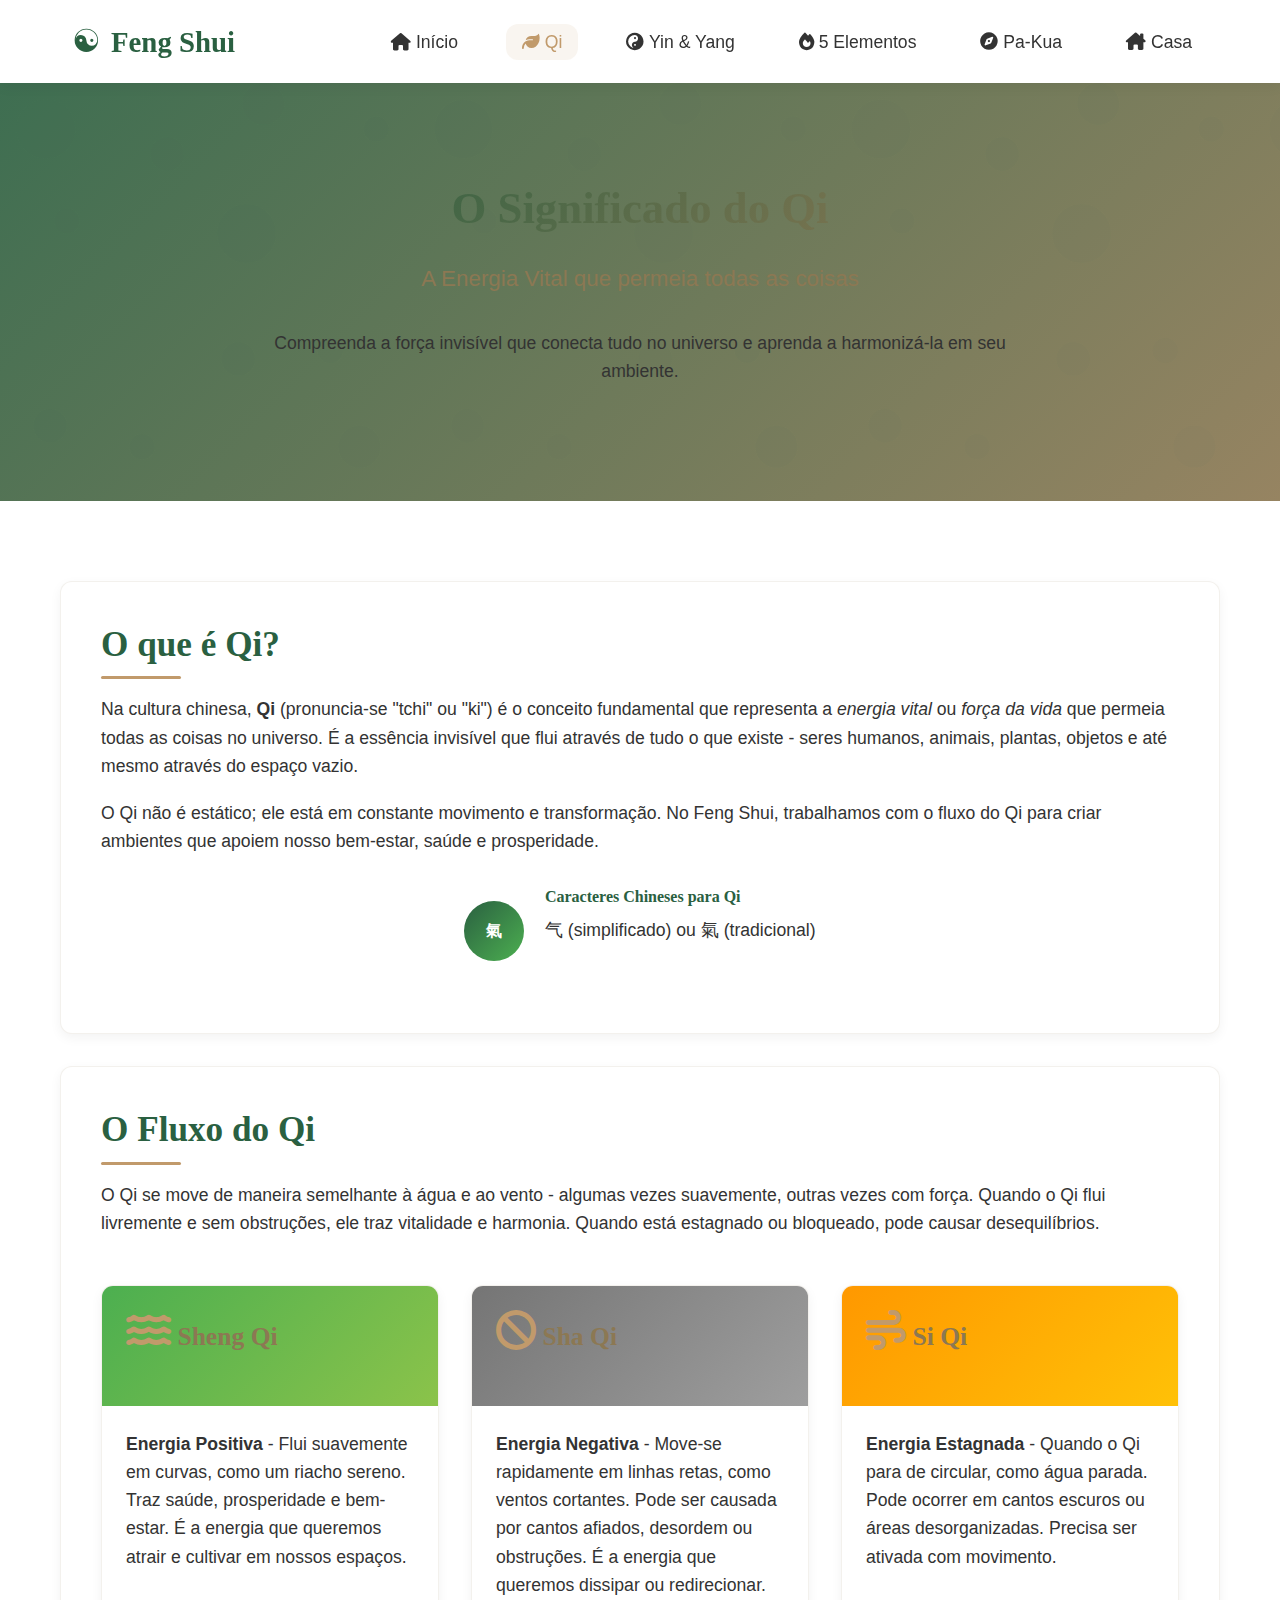
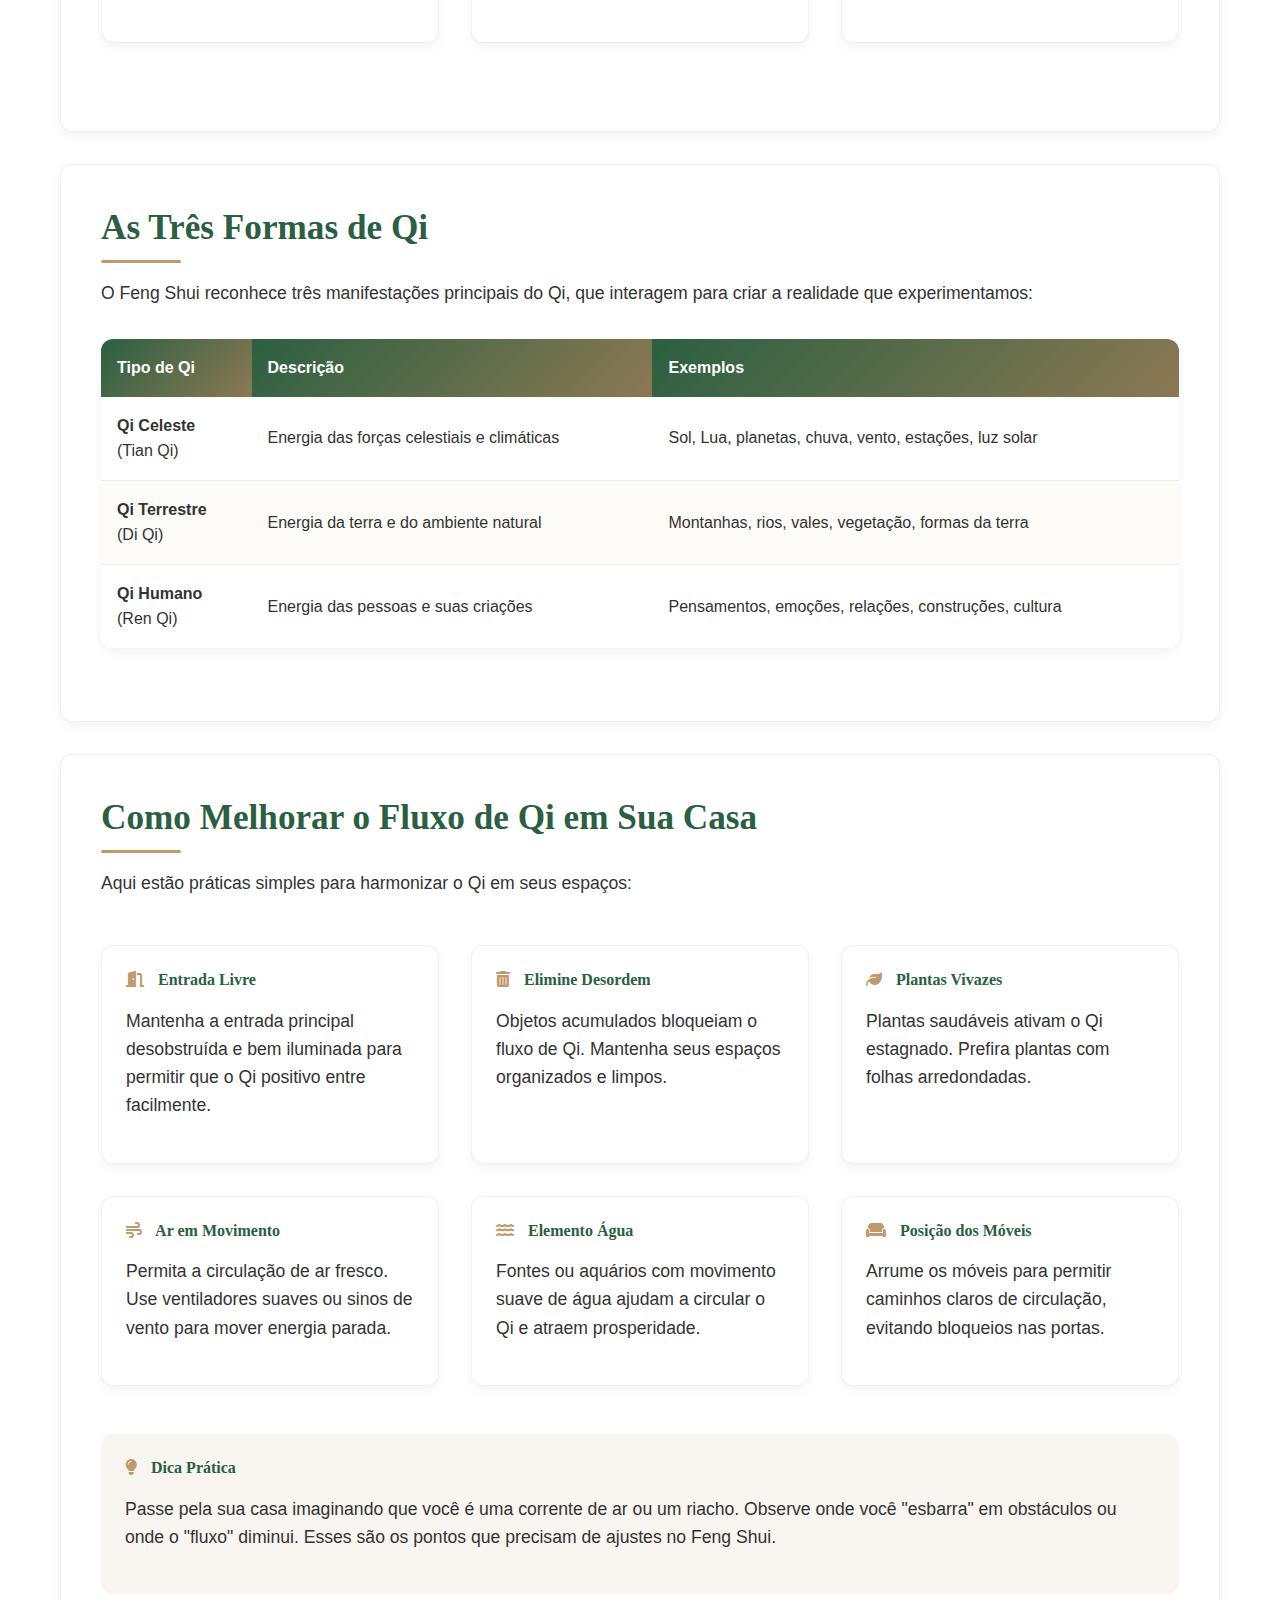
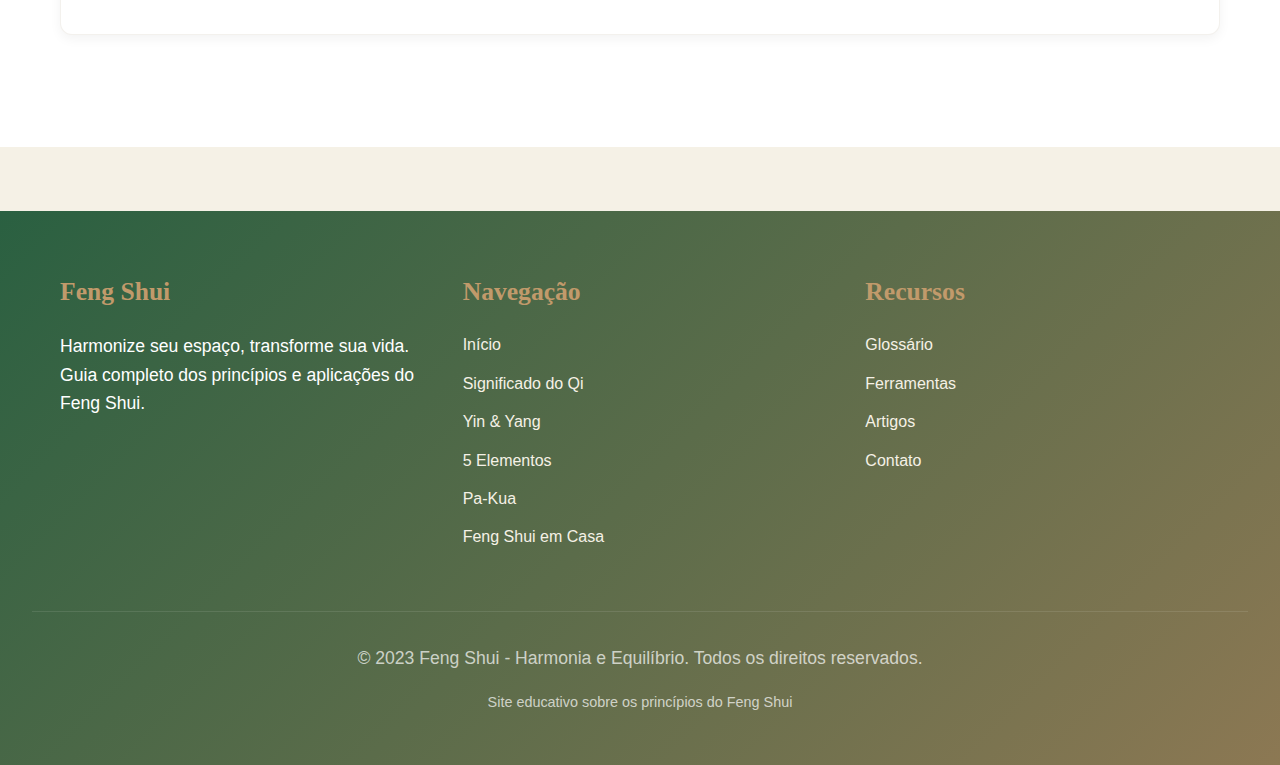
<file: significado.html>
<!DOCTYPE html>
<html lang="pt-BR">
<head>
    <meta charset="UTF-8">
    <meta name="viewport" content="width=device-width, initial-scale=1.0">
    <title>O Significado do Qi - Feng Shui</title>
    <link rel="stylesheet" href="style.css">
    <link rel="stylesheet" href="https://cdnjs.cloudflare.com/ajax/libs/font-awesome/6.4.0/css/all.min.css">
</head>
<body>
    <header class="site-header">
        <div class="container header-content">
            <a href="index.html" class="logo">
                <div class="logo-icon">☯</div>
                <div class="logo-text">Feng Shui</div>
            </a>
            
            <button class="mobile-menu-btn" id="mobileMenuBtn">
                <i class="fas fa-bars"></i>
            </button>
            
            <nav>
                <ul class="nav-menu" id="navMenu">
                    <li><a href="index.html" class="nav-link"><i class="fas fa-home"></i> Início</a></li>
                    <li><a href="significado.html" class="nav-link active"><i class="fas fa-leaf"></i> Qi</a></li>
                    <li><a href="principios.html" class="nav-link"><i class="fas fa-yin-yang"></i> Yin & Yang</a></li>
                    <li><a href="elementos.html" class="nav-link"><i class="fas fa-fire"></i> 5 Elementos</a></li>
                    <li><a href="pakua.html" class="nav-link"><i class="fas fa-compass"></i> Pa-Kua</a></li>
                    <li><a href="casa.html" class="nav-link"><i class="fas fa-house-chimney"></i> Casa</a></li>
                </ul>
            </nav>
        </div>
    </header>

    <section class="hero" style="background: linear-gradient(135deg, rgba(42, 96, 65, 0.9) 0%, rgba(140, 120, 83, 0.9) 100%), url('https://images.unsplash.com/photo-1518481612222-68bbe828ecd1?ixlib=rb-4.0.3&auto=format&fit=crop&w=1350&q=80') center/cover;">
        <div class="container hero-content">
            <h1 class="fade-in">O Significado do Qi</h1>
            <p class="hero-subtitle fade-in">A Energia Vital que permeia todas as coisas</p>
            <p class="fade-in">Compreenda a força invisível que conecta tudo no universo e aprenda a harmonizá-la em seu ambiente.</p>
        </div>
    </section>

    <section class="content-section">
        <div class="container">
            <div class="content-block fade-in">
                <h2>O que é Qi?</h2>
                <p>Na cultura chinesa, <strong>Qi</strong> (pronuncia-se "tchi" ou "ki") é o conceito fundamental que representa a <em>energia vital</em> ou <em>força da vida</em> que permeia todas as coisas no universo. É a essência invisível que flui através de tudo o que existe - seres humanos, animais, plantas, objetos e até mesmo através do espaço vazio.</p>
                
                <p>O Qi não é estático; ele está em constante movimento e transformação. No Feng Shui, trabalhamos com o fluxo do Qi para criar ambientes que apoiem nosso bem-estar, saúde e prosperidade.</p>
                
                <div style="text-align: center; margin: 2rem 0;">
                    <div class="element-circle" style="background: linear-gradient(135deg, #2A6041, #4CAF50);">氣</div>
                    <div style="display: inline-block; text-align: left;">
                        <h4 style="margin: 0;">Caracteres Chineses para Qi</h4>
                        <p style="margin: 0.5rem 0;">气 (simplificado) ou 氣 (tradicional)</p>
                    </div>
                </div>
            </div>

            <div class="content-block fade-in">
                <h2>O Fluxo do Qi</h2>
                <p>O Qi se move de maneira semelhante à água e ao vento - algumas vezes suavemente, outras vezes com força. Quando o Qi flui livremente e sem obstruções, ele traz vitalidade e harmonia. Quando está estagnado ou bloqueado, pode causar desequilíbrios.</p>
                
                <div class="cards-grid" style="grid-template-columns: repeat(auto-fit, minmax(300px, 1fr));">
                    <div class="card">
                        <div class="card-header" style="background: linear-gradient(135deg, #4CAF50, #8BC34A);">
                            <h3><i class="fas fa-water card-icon"></i> Sheng Qi</h3>
                        </div>
                        <div class="card-body">
                            <p><strong>Energia Positiva</strong> - Flui suavemente em curvas, como um riacho sereno. Traz saúde, prosperidade e bem-estar. É a energia que queremos atrair e cultivar em nossos espaços.</p>
                        </div>
                    </div>
                    
                    <div class="card">
                        <div class="card-header" style="background: linear-gradient(135deg, #757575, #9E9E9E);">
                            <h3><i class="fas fa-ban card-icon"></i> Sha Qi</h3>
                        </div>
                        <div class="card-body">
                            <p><strong>Energia Negativa</strong> - Move-se rapidamente em linhas retas, como ventos cortantes. Pode ser causada por cantos afiados, desordem ou obstruções. É a energia que queremos dissipar ou redirecionar.</p>
                        </div>
                    </div>
                    
                    <div class="card">
                        <div class="card-header" style="background: linear-gradient(135deg, #FF9800, #FFC107);">
                            <h3><i class="fas fa-wind card-icon"></i> Si Qi</h3>
                        </div>
                        <div class="card-body">
                            <p><strong>Energia Estagnada</strong> - Quando o Qi para de circular, como água parada. Pode ocorrer em cantos escuros ou áreas desorganizadas. Precisa ser ativada com movimento.</p>
                        </div>
                    </div>
                </div>
            </div>

            <div class="content-block fade-in">
                <h2>As Três Formas de Qi</h2>
                <p>O Feng Shui reconhece três manifestações principais do Qi, que interagem para criar a realidade que experimentamos:</p>
                
                <div class="table-container">
                    <table class="styled-table">
                        <thead>
                            <tr>
                                <th>Tipo de Qi</th>
                                <th>Descrição</th>
                                <th>Exemplos</th>
                            </tr>
                        </thead>
                        <tbody>
                            <tr>
                                <td><strong>Qi Celeste</strong><br>(Tian Qi)</td>
                                <td>Energia das forças celestiais e climáticas</td>
                                <td>Sol, Lua, planetas, chuva, vento, estações, luz solar</td>
                            </tr>
                            <tr>
                                <td><strong>Qi Terrestre</strong><br>(Di Qi)</td>
                                <td>Energia da terra e do ambiente natural</td>
                                <td>Montanhas, rios, vales, vegetação, formas da terra</td>
                            </tr>
                            <tr>
                                <td><strong>Qi Humano</strong><br>(Ren Qi)</td>
                                <td>Energia das pessoas e suas criações</td>
                                <td>Pensamentos, emoções, relações, construções, cultura</td>
                            </tr>
                        </tbody>
                    </table>
                </div>
            </div>

            <div class="content-block fade-in">
                <h2>Como Melhorar o Fluxo de Qi em Sua Casa</h2>
                <p>Aqui estão práticas simples para harmonizar o Qi em seus espaços:</p>
                
                <div class="cards-grid">
                    <div class="card">
                        <div class="card-body">
                            <h4><i class="fas fa-door-open" style="color: var(--cor-destaque); margin-right: 10px;"></i> Entrada Livre</h4>
                            <p>Mantenha a entrada principal desobstruída e bem iluminada para permitir que o Qi positivo entre facilmente.</p>
                        </div>
                    </div>
                    
                    <div class="card">
                        <div class="card-body">
                            <h4><i class="fas fa-trash-alt" style="color: var(--cor-destaque); margin-right: 10px;"></i> Elimine Desordem</h4>
                            <p>Objetos acumulados bloqueiam o fluxo de Qi. Mantenha seus espaços organizados e limpos.</p>
                        </div>
                    </div>
                    
                    <div class="card">
                        <div class="card-body">
                            <h4><i class="fas fa-leaf" style="color: var(--cor-destaque); margin-right: 10px;"></i> Plantas Vivazes</h4>
                            <p>Plantas saudáveis ativam o Qi estagnado. Prefira plantas com folhas arredondadas.</p>
                        </div>
                    </div>
                    
                    <div class="card">
                        <div class="card-body">
                            <h4><i class="fas fa-wind" style="color: var(--cor-destaque); margin-right: 10px;"></i> Ar em Movimento</h4>
                            <p>Permita a circulação de ar fresco. Use ventiladores suaves ou sinos de vento para mover energia parada.</p>
                        </div>
                    </div>
                    
                    <div class="card">
                        <div class="card-body">
                            <h4><i class="fas fa-water" style="color: var(--cor-destaque); margin-right: 10px;"></i> Elemento Água</h4>
                            <p>Fontes ou aquários com movimento suave de água ajudam a circular o Qi e atraem prosperidade.</p>
                        </div>
                    </div>
                    
                    <div class="card">
                        <div class="card-body">
                            <h4><i class="fas fa-couch" style="color: var(--cor-destaque); margin-right: 10px;"></i> Posição dos Móveis</h4>
                            <p>Arrume os móveis para permitir caminhos claros de circulação, evitando bloqueios nas portas.</p>
                        </div>
                    </div>
                </div>
                
                <div style="background: rgba(193, 154, 107, 0.1); padding: 1.5rem; border-radius: var(--raio-borda); margin-top: 2rem;">
                    <h4><i class="fas fa-lightbulb" style="color: var(--cor-destaque); margin-right: 10px;"></i> Dica Prática</h4>
                    <p>Passe pela sua casa imaginando que você é uma corrente de ar ou um riacho. Observe onde você "esbarra" em obstáculos ou onde o "fluxo" diminui. Esses são os pontos que precisam de ajustes no Feng Shui.</p>
                </div>
            </div>
        </div>
    </section>

    <footer class="site-footer">
        <div class="container footer-content">
            <div class="footer-section">
                <h3>Feng Shui</h3>
                <p>Harmonize seu espaço, transforme sua vida. Guia completo dos princípios e aplicações do Feng Shui.</p>
            </div>
            
            <div class="footer-section">
                <h3>Navegação</h3>
                <ul class="footer-links">
                    <li><a href="index.html">Início</a></li>
                    <li><a href="significado.html">Significado do Qi</a></li>
                    <li><a href="principios.html">Yin & Yang</a></li>
                    <li><a href="elementos.html">5 Elementos</a></li>
                    <li><a href="pakua.html">Pa-Kua</a></li>
                    <li><a href="casa.html">Feng Shui em Casa</a></li>
                </ul>
            </div>
            
            <div class="footer-section">
                <h3>Recursos</h3>
                <ul class="footer-links">
                    <li><a href="#">Glossário</a></li>
                    <li><a href="#">Ferramentas</a></li>
                    <li><a href="#">Artigos</a></li>
                    <li><a href="#">Contato</a></li>
                </ul>
            </div>
        </div>
        
        <div class="footer-bottom">
            <p>&copy; 2023 Feng Shui - Harmonia e Equilíbrio. Todos os direitos reservados.</p>
            <p style="margin-top: 0.5rem; font-size: 0.9rem;">Site educativo sobre os princípios do Feng Shui</p>
        </div>
    </footer>

    <script src="script.js"></script>
</body>
</html>
</file>
<file: style.css>
/* ===== VARIÁVEIS DE CORES HARMONIOSAS ===== */
:root {
    --cor-primaria: #2A6041;       /* Verde terroso - estabilidade */
    --cor-secundaria: #8C7853;     /* Marrom neutro - terra */
    --cor-destaque: #C19A6B;       /* Dourado suave - prosperidade */
    --cor-clara: #F5F1E6;          /* Bege claro - paz */
    --cor-texto: #333333;          /* Cinza escuro para texto */
    --cor-branco: #FFFFFF;
    --cor-sombra: rgba(42, 96, 65, 0.1);
    
    --gradiente-harmonia: linear-gradient(135deg, var(--cor-primaria) 0%, var(--cor-secundaria) 100%);
    --gradiente-suave: linear-gradient(135deg, var(--cor-clara) 0%, #E8E3D5 100%);
    
    --raio-borda: 12px;
    --transicao: all 0.3s ease;
    --sombra: 0 8px 24px var(--cor-sombra);
    --sombra-leve: 0 4px 12px rgba(0, 0, 0, 0.05);
}

/* ===== RESET E CONFIGURAÇÕES GERAIS ===== */
* {
    margin: 0;
    padding: 0;
    box-sizing: border-box;
}

html {
    scroll-behavior: smooth;
}

body {
    font-family: 'Segoe UI', Tahoma, Geneva, Verdana, sans-serif;
    line-height: 1.6;
    color: var(--cor-texto);
    background-color: var(--cor-clara);
    overflow-x: hidden;
}

/* ===== TIPOGRAFIA ===== */
h1, h2, h3, h4 {
    font-family: 'Georgia', serif;
    font-weight: 600;
    line-height: 1.3;
    margin-bottom: 1rem;
    color: var(--cor-primaria);
}

h1 {
    font-size: 2.8rem;
    background: var(--gradiente-harmonia);
    -webkit-background-clip: text;
    background-clip: text;
    color: transparent;
    margin-bottom: 1.5rem;
}

h2 {
    font-size: 2.2rem;
    position: relative;
    padding-bottom: 0.75rem;
}

h2::after {
    content: '';
    position: absolute;
    bottom: 0;
    left: 0;
    width: 80px;
    height: 3px;
    background: var(--cor-destaque);
    border-radius: 2px;
}

h3 {
    font-size: 1.6rem;
    color: var(--cor-secundaria);
}

p {
    margin-bottom: 1.2rem;
    font-size: 1.1rem;
}

/* ===== LAYOUT CONTAINER ===== */
.container {
    width: 100%;
    max-width: 1200px;
    margin: 0 auto;
    padding: 0 20px;
}

/* ===== HEADER E NAVEGAÇÃO ===== */
.site-header {
    background-color: var(--cor-branco);
    box-shadow: var(--sombra-leve);
    position: sticky;
    top: 0;
    z-index: 1000;
    padding: 1rem 0;
}

.header-content {
    display: flex;
    justify-content: space-between;
    align-items: center;
    padding: 0 2rem;
}

.logo {
    display: flex;
    align-items: center;
    gap: 10px;
    text-decoration: none;
}

.logo-icon {
    font-size: 2rem;
    color: var(--cor-primaria);
}

.logo-text {
    font-family: 'Georgia', serif;
    font-size: 1.8rem;
    font-weight: bold;
    color: var(--cor-primaria);
}

.nav-menu {
    display: flex;
    gap: 2rem;
    list-style: none;
}

.nav-link {
    text-decoration: none;
    color: var(--cor-texto);
    font-weight: 500;
    font-size: 1.1rem;
    padding: 0.5rem 1rem;
    border-radius: var(--raio-borda);
    transition: var(--transicao);
    position: relative;
}

.nav-link:hover {
    color: var(--cor-primaria);
    background-color: var(--cor-clara);
}

.nav-link.active {
    color: var(--cor-destaque);
    background-color: rgba(193, 154, 107, 0.1);
}

.mobile-menu-btn {
    display: none;
    background: none;
    border: none;
    font-size: 1.5rem;
    color: var(--cor-primaria);
    cursor: pointer;
}

/* ===== HERO SECTION ===== */
.hero {
    background: var(--gradiente-suave);
    padding: 6rem 2rem;
    text-align: center;
    position: relative;
    overflow: hidden;
}

.hero::before {
    content: '';
    position: absolute;
    top: 0;
    left: 0;
    right: 0;
    bottom: 0;
    background: url('data:image/svg+xml,<svg xmlns="http://www.w3.org/2000/svg" viewBox="0 0 100 100" fill="%232A6041" opacity="0.03"><path d="M11 18c3.866 0 7-3.134 7-7s-3.134-7-7-7-7 3.134-7 7 3.134 7 7 7zm48 25c3.866 0 7-3.134 7-7s-3.134-7-7-7-7 3.134-7 7 3.134 7 7 7zm-43-7c1.657 0 3-1.343 3-3s-1.343-3-3-3-3 1.343-3 3 1.343 3 3 3zm63 31c1.657 0 3-1.343 3-3s-1.343-3-3-3-3 1.343-3 3 1.343 3 3 3zM34 90c1.657 0 3-1.343 3-3s-1.343-3-3-3-3 1.343-3 3 1.343 3 3 3zm56-76c1.657 0 3-1.343 3-3s-1.343-3-3-3-3 1.343-3 3 1.343 3 3 3zM12 86c2.21 0 4-1.79 4-4s-1.79-4-4-4-4 1.79-4 4 1.79 4 4 4zm28-65c2.21 0 4-1.79 4-4s-1.79-4-4-4-4 1.79-4 4 1.79 4 4 4zm23-11c2.76 0 5-2.24 5-5s-2.24-5-5-5-5 2.24-5 5 2.24 5 5 5zm-6 60c2.21 0 4-1.79 4-4s-1.79-4-4-4-4 1.79-4 4 1.79 4 4 4zm29 22c2.76 0 5-2.24 5-5s-2.24-5-5-5-5 2.24-5 5 2.24 5 5 5z"/></svg>');
}

.hero-content {
    position: relative;
    z-index: 1;
    max-width: 800px;
    margin: 0 auto;
}

.hero-subtitle {
    font-size: 1.4rem;
    color: var(--cor-secundaria);
    margin-bottom: 2rem;
}

/* ===== VIDEO SECTION ===== */
.video-section {
    padding: 4rem 2rem;
    background-color: var(--cor-branco);
}

.video-container {
    max-width: 900px;
    margin: 0 auto;
    border-radius: var(--raio-borda);
    overflow: hidden;
    box-shadow: var(--sombra);
}

.video-wrapper {
    position: relative;
    padding-bottom: 56.25%; /* 16:9 Aspect Ratio */
    height: 0;
}

.video-wrapper iframe {
    position: absolute;
    top: 0;
    left: 0;
    width: 100%;
    height: 100%;
}

.video-placeholder {
    background: linear-gradient(45deg, var(--cor-clara), #E8E3D5);
    height: 500px;
    display: flex;
    align-items: center;
    justify-content: center;
    border-radius: var(--raio-borda);
}

.video-placeholder i {
    font-size: 4rem;
    color: var(--cor-destaque);
    opacity: 0.7;
}

/* ===== SECTIONS GERAIS ===== */
.content-section {
    padding: 5rem 2rem;
    background-color: var(--cor-branco);
}

.section-with-bg {
    background-color: var(--cor-clara);
}

.content-block {
    background: var(--cor-branco);
    padding: 2.5rem;
    border-radius: var(--raio-borda);
    margin-bottom: 2rem;
    box-shadow: var(--sombra-leve);
    border: 1px solid rgba(140, 120, 83, 0.1);
    transition: var(--transicao);
}

.content-block:hover {
    transform: translateY(-5px);
    box-shadow: var(--sombra);
}

/* ===== CARDS ===== */
.cards-grid {
    display: grid;
    grid-template-columns: repeat(auto-fit, minmax(280px, 1fr));
    gap: 2rem;
    margin: 3rem 0;
}

.card {
    background: var(--cor-branco);
    border-radius: var(--raio-borda);
    overflow: hidden;
    box-shadow: var(--sombra-leve);
    transition: var(--transicao);
    border: 1px solid rgba(140, 120, 83, 0.1);
}

.card:hover {
    transform: translateY(-8px);
    box-shadow: var(--sombra);
}

.card-header {
    padding: 1.5rem;
    background: var(--gradiente-harmonia);
    color: var(--cor-branco);
}

.card-body {
    padding: 1.5rem;
}

.card-icon {
    font-size: 2.5rem;
    margin-bottom: 1rem;
    color: var(--cor-destaque);
}

/* ===== TABELAS ===== */
.table-container {
    overflow-x: auto;
    margin: 2rem 0;
    border-radius: var(--raio-borda);
    box-shadow: var(--sombra-leve);
}

.styled-table {
    width: 100%;
    border-collapse: collapse;
    background: var(--cor-branco);
}

.styled-table th {
    background: var(--gradiente-harmonia);
    color: var(--cor-branco);
    font-weight: 600;
    padding: 1rem;
    text-align: left;
}

.styled-table td {
    padding: 1rem;
    border-bottom: 1px solid rgba(140, 120, 83, 0.1);
}

.styled-table tr:nth-child(even) {
    background-color: rgba(245, 241, 230, 0.3);
}

.styled-table tr:hover {
    background-color: rgba(193, 154, 107, 0.1);
}

/* ===== LISTAS ===== */
.styled-list {
    list-style: none;
    margin: 1.5rem 0;
}

.styled-list li {
    padding: 0.5rem 0;
    padding-left: 2rem;
    position: relative;
}

.styled-list li::before {
    content: '•';
    color: var(--cor-destaque);
    font-size: 1.5rem;
    position: absolute;
    left: 0;
    top: 0.3rem;
}

/* ===== IMAGENS ===== */
.content-image {
    width: 100%;
    max-height: 400px;
    object-fit: cover;
    border-radius: var(--raio-borda);
    margin: 2rem 0;
    box-shadow: var(--sombra-leve);
}

.image-grid {
    display: grid;
    grid-template-columns: repeat(auto-fit, minmax(250px, 1fr));
    gap: 1.5rem;
    margin: 2rem 0;
}

.image-item {
    position: relative;
    overflow: hidden;
    border-radius: var(--raio-borda);
    height: 200px;
}

.image-item img {
    width: 100%;
    height: 100%;
    object-fit: cover;
    transition: transform 0.5s ease;
}

.image-item:hover img {
    transform: scale(1.05);
}

/* ===== ELEMENTOS ESPECÍFICOS ===== */
.element-circle {
    display: inline-flex;
    align-items: center;
    justify-content: center;
    width: 60px;
    height: 60px;
    border-radius: 50%;
    margin-right: 1rem;
    font-weight: bold;
    color: var(--cor-branco);
}

.yin-yang-symbol {
    width: 150px;
    height: 150px;
    background: linear-gradient(45deg, #000 50%, #fff 50%);
    border-radius: 50%;
    margin: 2rem auto;
    position: relative;
}

.pa-kua-diagram {
    max-width: 500px;
    margin: 2rem auto;
    padding: 2rem;
    background: var(--cor-clara);
    border-radius: var(--raio-borda);
}

/* ===== FOOTER ===== */
.site-footer {
    background: var(--gradiente-harmonia);
    color: var(--cor-branco);
    padding: 4rem 2rem 2rem;
    margin-top: 4rem;
}

.footer-content {
    display: grid;
    grid-template-columns: repeat(auto-fit, minmax(250px, 1fr));
    gap: 3rem;
    max-width: 1200px;
    margin: 0 auto;
}

.footer-section h3 {
    color: var(--cor-destaque);
    margin-bottom: 1.5rem;
}

.footer-links {
    list-style: none;
}

.footer-links li {
    margin-bottom: 0.8rem;
}

.footer-links a {
    color: var(--cor-clara);
    text-decoration: none;
    transition: var(--transicao);
}

.footer-links a:hover {
    color: var(--cor-destaque);
    padding-left: 5px;
}

.footer-bottom {
    text-align: center;
    margin-top: 3rem;
    padding-top: 2rem;
    border-top: 1px solid rgba(255, 255, 255, 0.1);
    color: rgba(255, 255, 255, 0.7);
}

/* ===== RESPONSIVIDADE ===== */
@media (max-width: 768px) {
    h1 { font-size: 2.2rem; }
    h2 { font-size: 1.8rem; }
    h3 { font-size: 1.4rem; }
    
    .header-content {
        padding: 0 1rem;
    }
    
    .nav-menu {
        display: none;
        position: absolute;
        top: 100%;
        left: 0;
        right: 0;
        background: var(--cor-branco);
        flex-direction: column;
        padding: 1rem;
        box-shadow: var(--sombra);
    }
    
    .nav-menu.active {
        display: flex;
    }
    
    .mobile-menu-btn {
        display: block;
    }
    
    .hero {
        padding: 4rem 1rem;
    }
    
    .content-section {
        padding: 3rem 1rem;
    }
    
    .video-section {
        padding: 2rem 1rem;
    }
}

/* ===== ANIMAÇÕES ===== */
@keyframes fadeIn {
    from { opacity: 0; transform: translateY(20px); }
    to { opacity: 1; transform: translateY(0); }
}

.fade-in {
    animation: fadeIn 0.6s ease-out;
}

@keyframes float {
    0%, 100% { transform: translateY(0); }
    50% { transform: translateY(-10px); }
}

.float-animation {
    animation: float 3s ease-in-out infinite;
}
</file>
